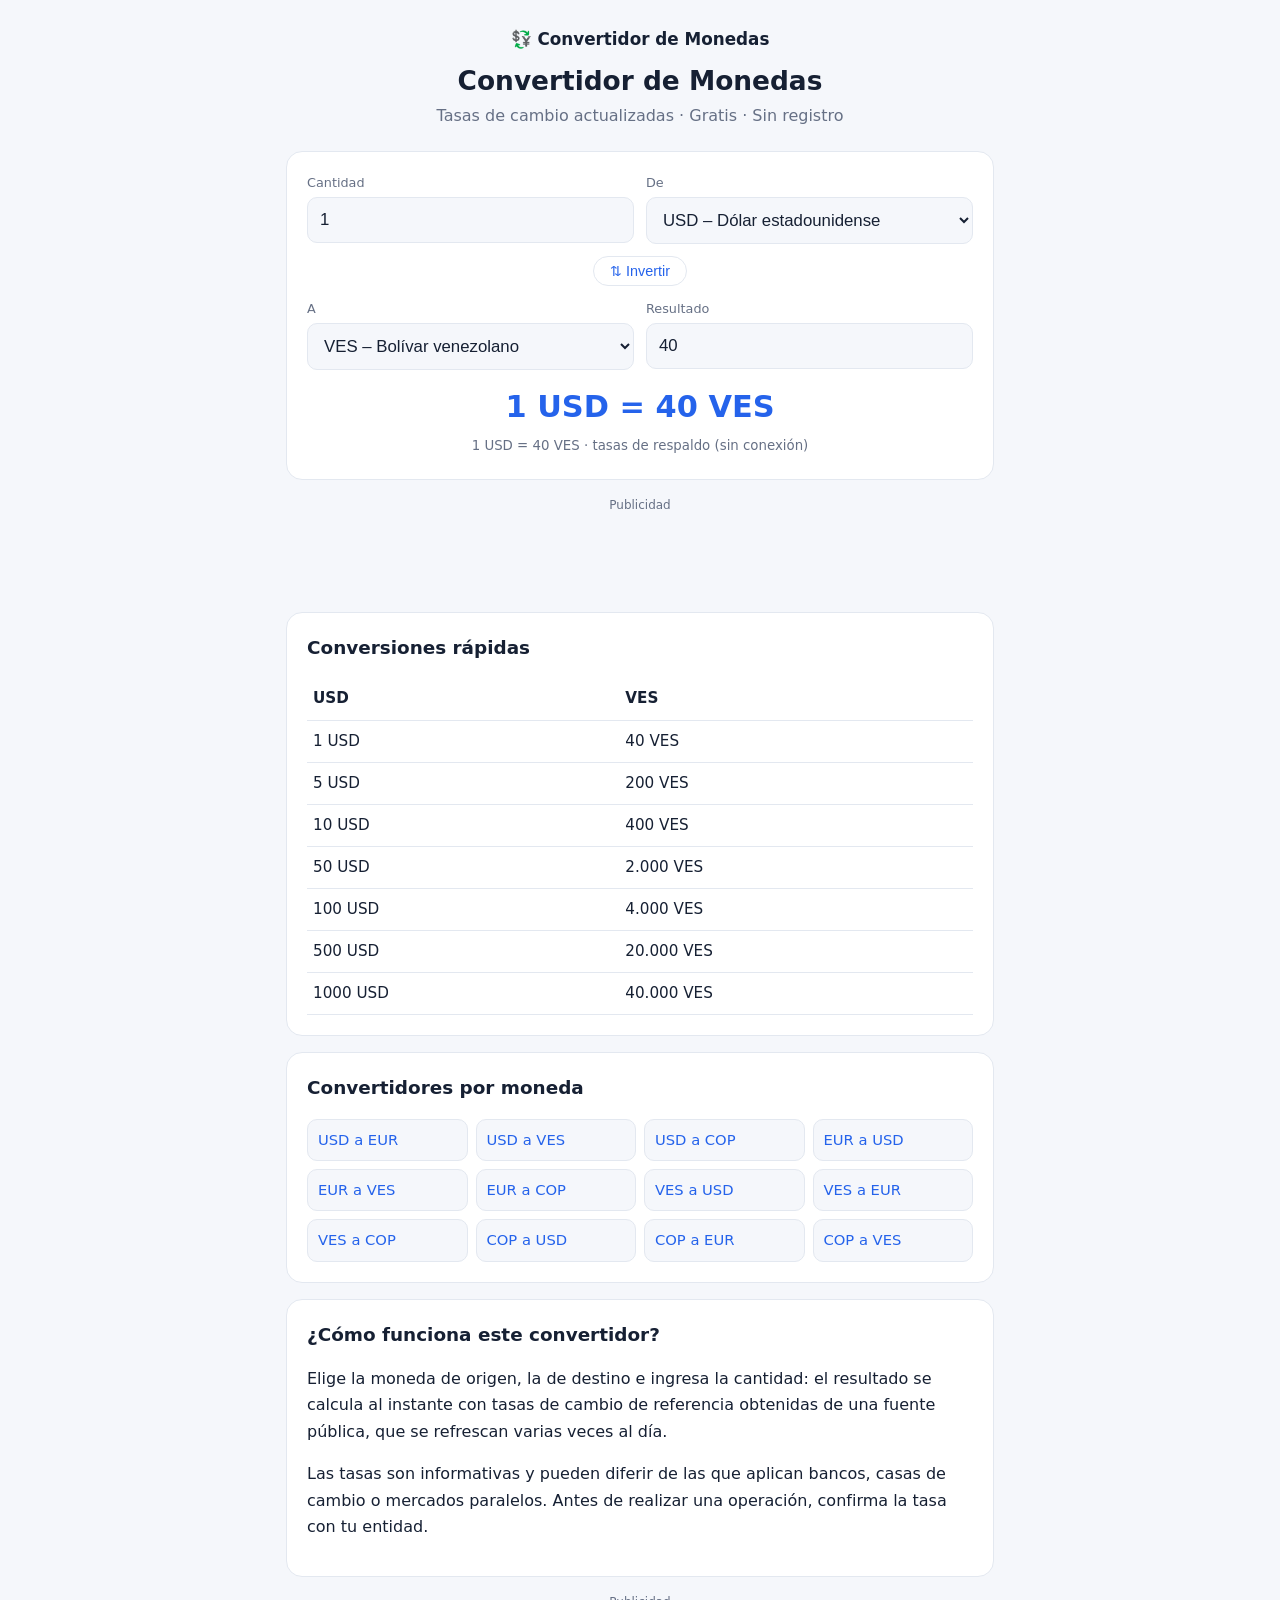
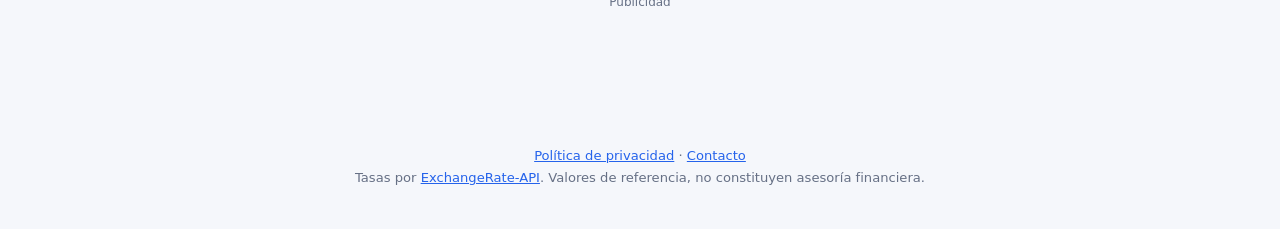
<file: index.html>
<!DOCTYPE html>
<html lang="es">
<head>
<meta charset="utf-8">
<meta name="viewport" content="width=device-width, initial-scale=1">
<title>Convertidor de Monedas en Tiempo Real | USD, EUR, VES, COP y más</title>
<meta name="description" content="Convierte dólares, euros, bolívares, pesos colombianos y más de 150 monedas con tasas de cambio actualizadas. Gratis y sin registro.">
<link rel="canonical" href="https://henryresplandor08-cyber.github.io/calculadora-divisas/">
<link rel="stylesheet" href="style.css">

<!-- ADSENSE: descomenta y reemplaza ca-pub-XXXXXXXXXXXXXXXX por tu ID cuando te aprueben
<script async src="https://pagead2.googlesyndication.com/pagead/js/adsbygoogle.js?client=ca-pub-XXXXXXXXXXXXXXXX" crossorigin="anonymous"></script>
-->
</head>
<body>
<header>
  <a class="logo" href="./">💱 Convertidor de Monedas</a>
  <h1>Convertidor de Monedas</h1>
  <p>Tasas de cambio actualizadas · Gratis · Sin registro</p>
</header>
<main>
  <div class="card">
    <div class="row">
      <div><label for="amt">Cantidad</label><input id="amt" type="number" inputmode="decimal" value="1" min="0" step="any"></div>
      <div><label for="from">De</label><select id="from"></select></div>
    </div>
    <button class="swap" id="swap" type="button">⇅ Invertir</button>
    <div class="row">
      <div><label for="to">A</label><select id="to"></select></div>
      <div><label>Resultado</label><input id="out" readonly></div>
    </div>
    <div class="result">
      <div class="big" id="big">—</div>
      <small id="meta">Cargando tasas…</small>
    </div>
  </div>
  <div class="ad">
    <!-- Pega aquí tu bloque de AdSense cuando te aprueben:
    <ins class="adsbygoogle" style="display:block" data-ad-client="ca-pub-XXXXXXXXXXXXXXXX" data-ad-slot="XXXXXXXXXX" data-ad-format="auto" data-full-width-responsive="true"></ins>
    <script>(adsbygoogle=window.adsbygoogle||[]).push({});</script> -->
    Publicidad
  </div>
  <div class="card">
    <h2>Conversiones rápidas</h2>
    <table id="quick"></table>
  </div>
  <div class="card">
    <h2>Convertidores por moneda</h2>
    <div class="links"><a href="usd-a-eur/">USD a EUR</a><a href="usd-a-ves/">USD a VES</a><a href="usd-a-cop/">USD a COP</a><a href="eur-a-usd/">EUR a USD</a><a href="eur-a-ves/">EUR a VES</a><a href="eur-a-cop/">EUR a COP</a><a href="ves-a-usd/">VES a USD</a><a href="ves-a-eur/">VES a EUR</a><a href="ves-a-cop/">VES a COP</a><a href="cop-a-usd/">COP a USD</a><a href="cop-a-eur/">COP a EUR</a><a href="cop-a-ves/">COP a VES</a></div>
  </div>
  <div class="card">
    <h2>¿Cómo funciona este convertidor?</h2>
    <p>Elige la moneda de origen, la de destino e ingresa la cantidad: el resultado se calcula al instante con tasas de cambio de referencia obtenidas de una fuente pública, que se refrescan varias veces al día.</p>
    <p>Las tasas son informativas y pueden diferir de las que aplican bancos, casas de cambio o mercados paralelos. Antes de realizar una operación, confirma la tasa con tu entidad.</p>
  </div>
  <div class="ad">
    <!-- Pega aquí tu bloque de AdSense cuando te aprueben:
    <ins class="adsbygoogle" style="display:block" data-ad-client="ca-pub-XXXXXXXXXXXXXXXX" data-ad-slot="XXXXXXXXXX" data-ad-format="auto" data-full-width-responsive="true"></ins>
    <script>(adsbygoogle=window.adsbygoogle||[]).push({});</script> -->
    Publicidad
  </div>

</main>
<footer>
  <a href="privacidad/">Política de privacidad</a> ·
  <a href="mailto:henryresplandor08@gmail.com">Contacto</a><br>
  Tasas por <a href="https://www.exchangerate-api.com" rel="noopener">ExchangeRate-API</a>. Valores de referencia, no constituyen asesoría financiera.
</footer>
<script>window.DEF={from:"USD",to:"VES"};</script>
<script src="app.js"></script>
</body>
</html>
</file>
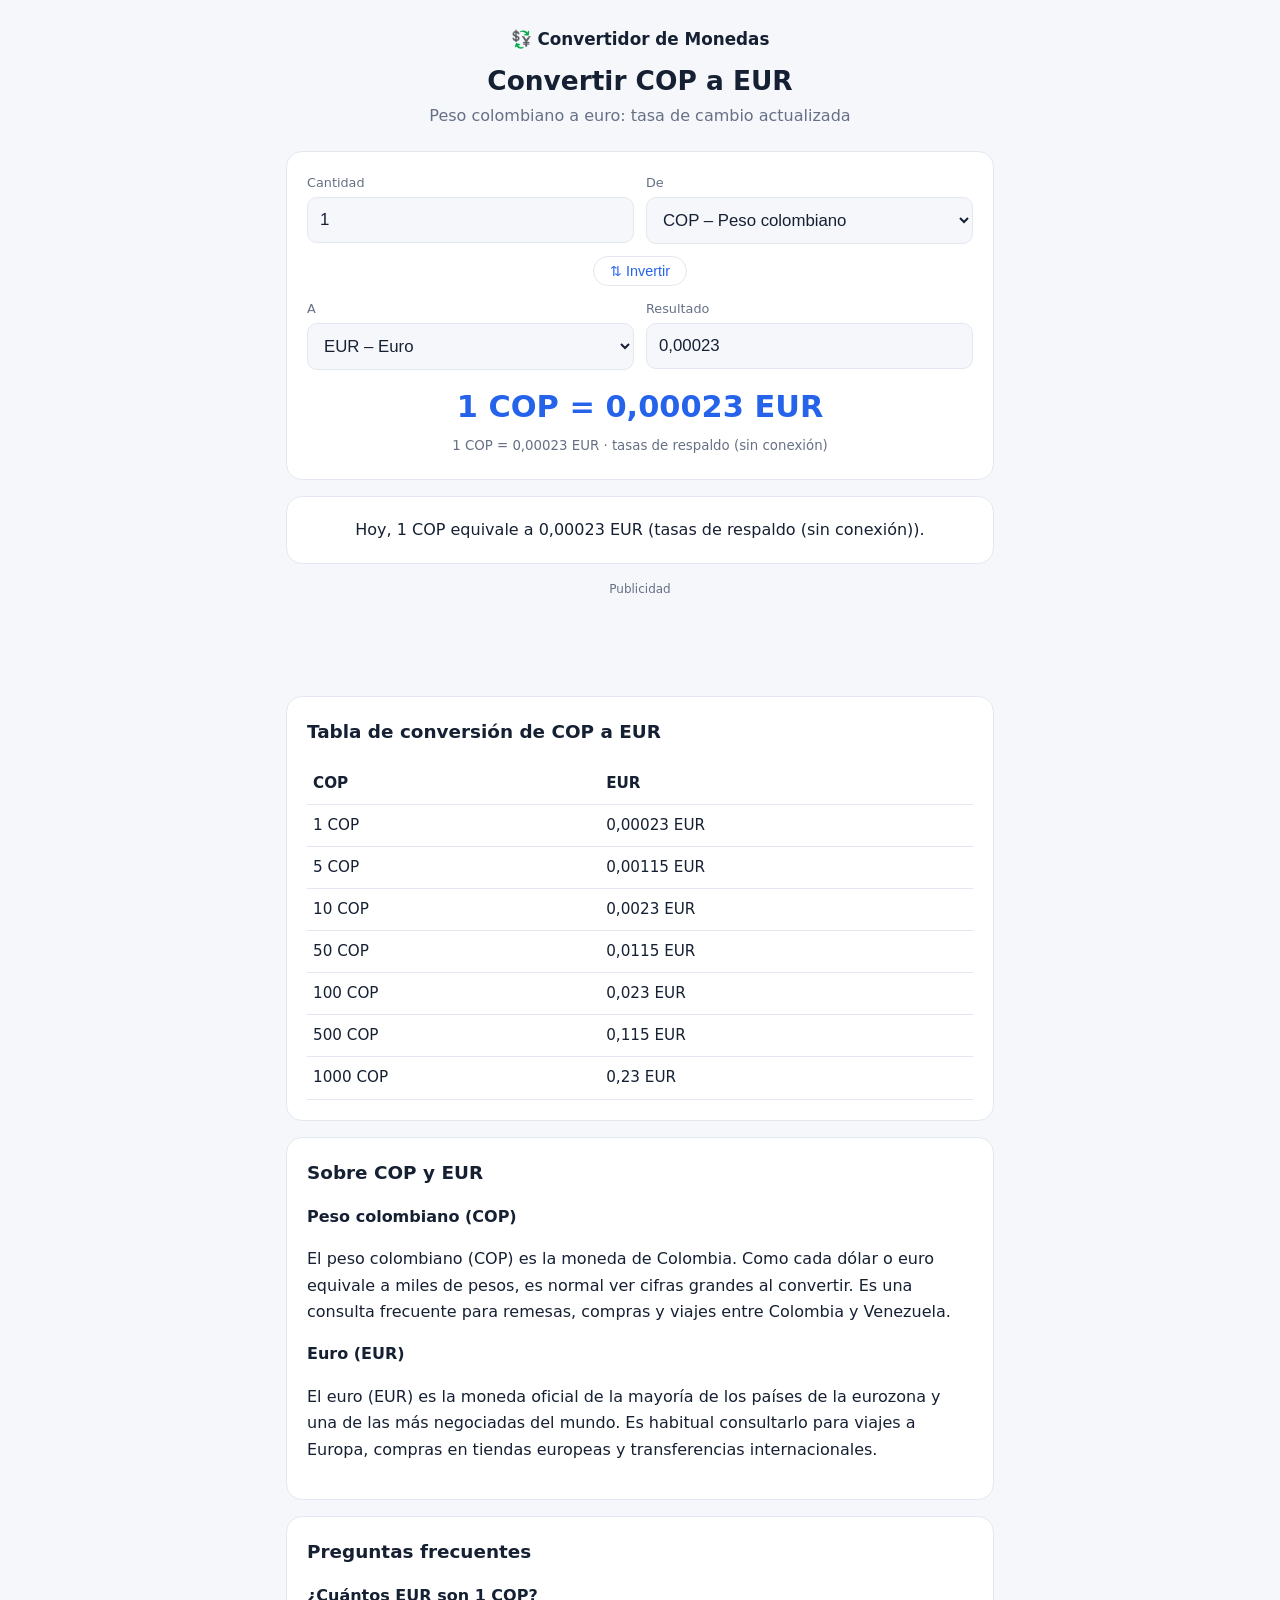
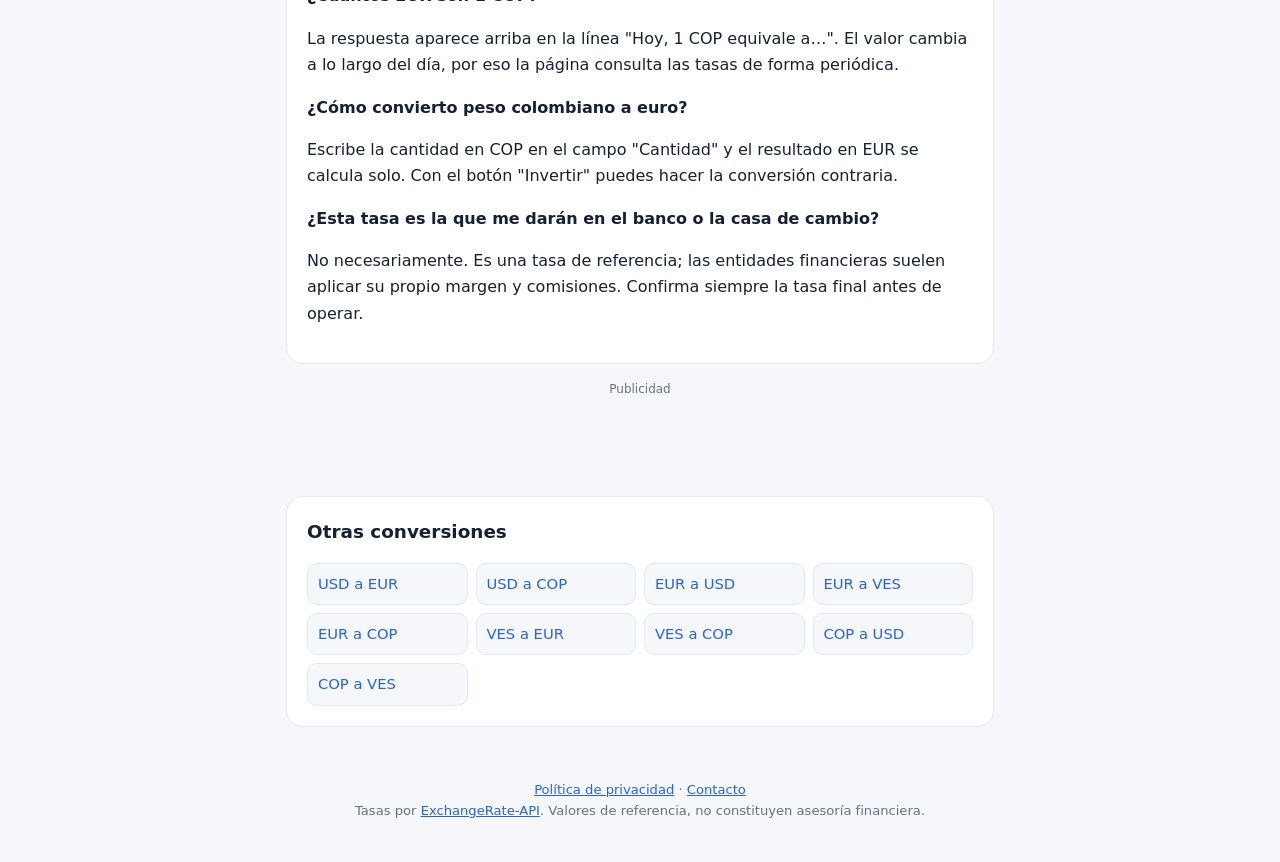
<file: cop-a-eur/index.html>
<!DOCTYPE html>
<html lang="es">
<head>
<meta charset="utf-8">
<meta name="viewport" content="width=device-width, initial-scale=1">
<title>COP a EUR hoy: convertir peso colombiano a euro</title>
<meta name="description" content="Convierte COP a EUR con la tasa de cambio actualizada. Calculadora gratis de peso colombiano a euro, tabla de conversión y preguntas frecuentes.">
<link rel="canonical" href="https://henryresplandor08-cyber.github.io/calculadora-divisas/cop-a-eur/">
<link rel="stylesheet" href="../style.css">

<!-- ADSENSE: descomenta y reemplaza ca-pub-XXXXXXXXXXXXXXXX por tu ID cuando te aprueben
<script async src="https://pagead2.googlesyndication.com/pagead/js/adsbygoogle.js?client=ca-pub-XXXXXXXXXXXXXXXX" crossorigin="anonymous"></script>
-->
</head>
<body>
<header>
  <a class="logo" href="../">💱 Convertidor de Monedas</a>
  <h1>Convertir COP a EUR</h1>
  <p>Peso colombiano a euro: tasa de cambio actualizada</p>
</header>
<main>
  <div class="card">
    <div class="row">
      <div><label for="amt">Cantidad</label><input id="amt" type="number" inputmode="decimal" value="1" min="0" step="any"></div>
      <div><label for="from">De</label><select id="from"></select></div>
    </div>
    <button class="swap" id="swap" type="button">⇅ Invertir</button>
    <div class="row">
      <div><label for="to">A</label><select id="to"></select></div>
      <div><label>Resultado</label><input id="out" readonly></div>
    </div>
    <div class="result">
      <div class="big" id="big">—</div>
      <small id="meta">Cargando tasas…</small>
    </div>
  </div>
  <div class="card"><p id="hoy" style="margin:0;text-align:center">Cargando tasa…</p></div>
  <div class="ad">
    <!-- Pega aquí tu bloque de AdSense cuando te aprueben:
    <ins class="adsbygoogle" style="display:block" data-ad-client="ca-pub-XXXXXXXXXXXXXXXX" data-ad-slot="XXXXXXXXXX" data-ad-format="auto" data-full-width-responsive="true"></ins>
    <script>(adsbygoogle=window.adsbygoogle||[]).push({});</script> -->
    Publicidad
  </div>
  <div class="card">
    <h2>Tabla de conversión de COP a EUR</h2>
    <table id="quick"></table>
  </div>
  <div class="card">
    <h2>Sobre COP y EUR</h2>
    <h3>Peso colombiano (COP)</h3>
    <p>El peso colombiano (COP) es la moneda de Colombia. Como cada dólar o euro equivale a miles de pesos, es normal ver cifras grandes al convertir. Es una consulta frecuente para remesas, compras y viajes entre Colombia y Venezuela.</p>
    <h3>Euro (EUR)</h3>
    <p>El euro (EUR) es la moneda oficial de la mayoría de los países de la eurozona y una de las más negociadas del mundo. Es habitual consultarlo para viajes a Europa, compras en tiendas europeas y transferencias internacionales.</p>
  </div>
  <div class="card">
    <h2>Preguntas frecuentes</h2>
    <h3>¿Cuántos EUR son 1 COP?</h3>
    <p>La respuesta aparece arriba en la línea "Hoy, 1 COP equivale a…". El valor cambia a lo largo del día, por eso la página consulta las tasas de forma periódica.</p>
    <h3>¿Cómo convierto peso colombiano a euro?</h3>
    <p>Escribe la cantidad en COP en el campo "Cantidad" y el resultado en EUR se calcula solo. Con el botón "Invertir" puedes hacer la conversión contraria.</p>
    <h3>¿Esta tasa es la que me darán en el banco o la casa de cambio?</h3>
    <p>No necesariamente. Es una tasa de referencia; las entidades financieras suelen aplicar su propio margen y comisiones. Confirma siempre la tasa final antes de operar.</p>
  </div>
  <div class="ad">
    <!-- Pega aquí tu bloque de AdSense cuando te aprueben:
    <ins class="adsbygoogle" style="display:block" data-ad-client="ca-pub-XXXXXXXXXXXXXXXX" data-ad-slot="XXXXXXXXXX" data-ad-format="auto" data-full-width-responsive="true"></ins>
    <script>(adsbygoogle=window.adsbygoogle||[]).push({});</script> -->
    Publicidad
  </div>
  <div class="card">
    <h2>Otras conversiones</h2>
    <div class="links"><a href="../usd-a-eur/">USD a EUR</a><a href="../usd-a-cop/">USD a COP</a><a href="../eur-a-usd/">EUR a USD</a><a href="../eur-a-ves/">EUR a VES</a><a href="../eur-a-cop/">EUR a COP</a><a href="../ves-a-eur/">VES a EUR</a><a href="../ves-a-cop/">VES a COP</a><a href="../cop-a-usd/">COP a USD</a><a href="../cop-a-ves/">COP a VES</a></div>
  </div>

</main>
<footer>
  <a href="../privacidad/">Política de privacidad</a> ·
  <a href="mailto:henryresplandor08@gmail.com">Contacto</a><br>
  Tasas por <a href="https://www.exchangerate-api.com" rel="noopener">ExchangeRate-API</a>. Valores de referencia, no constituyen asesoría financiera.
</footer>
<script>window.DEF={from:"COP",to:"EUR"};</script>
<script src="../app.js"></script>
</body>
</html>
</file>
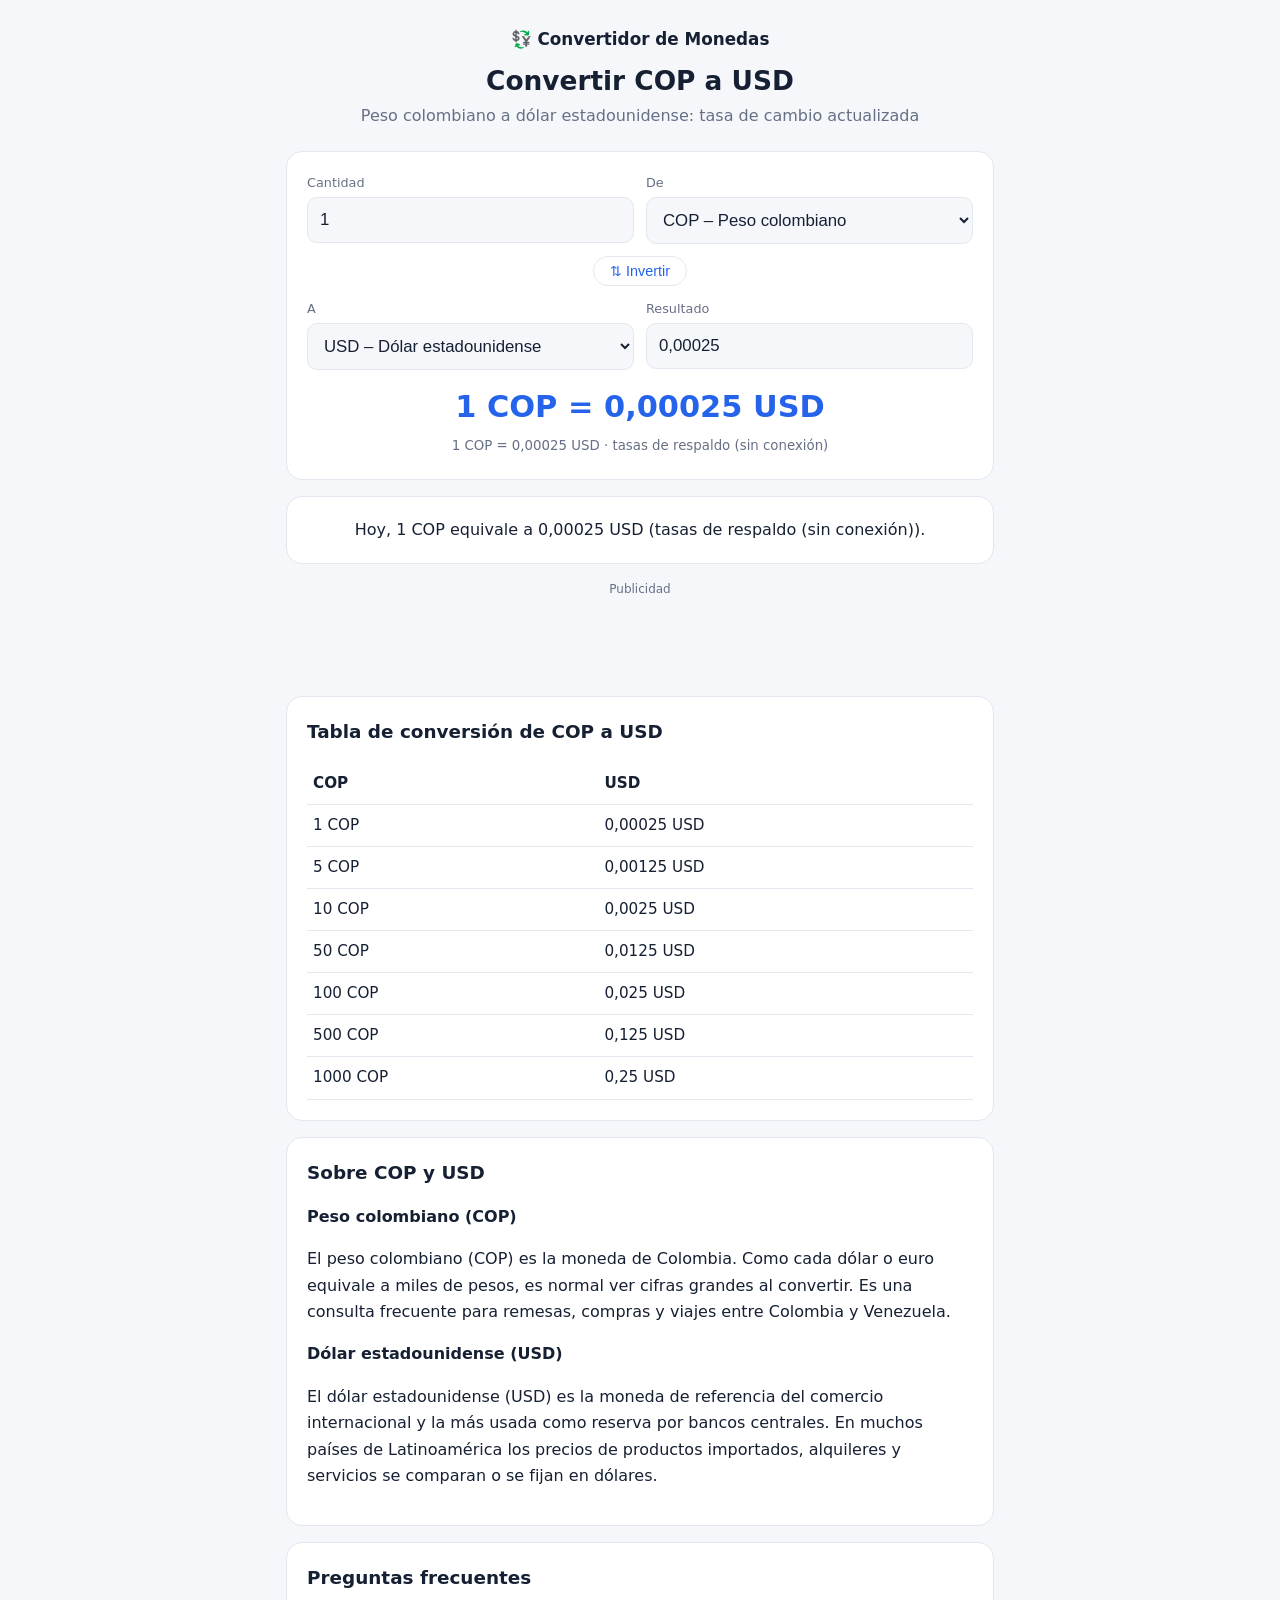
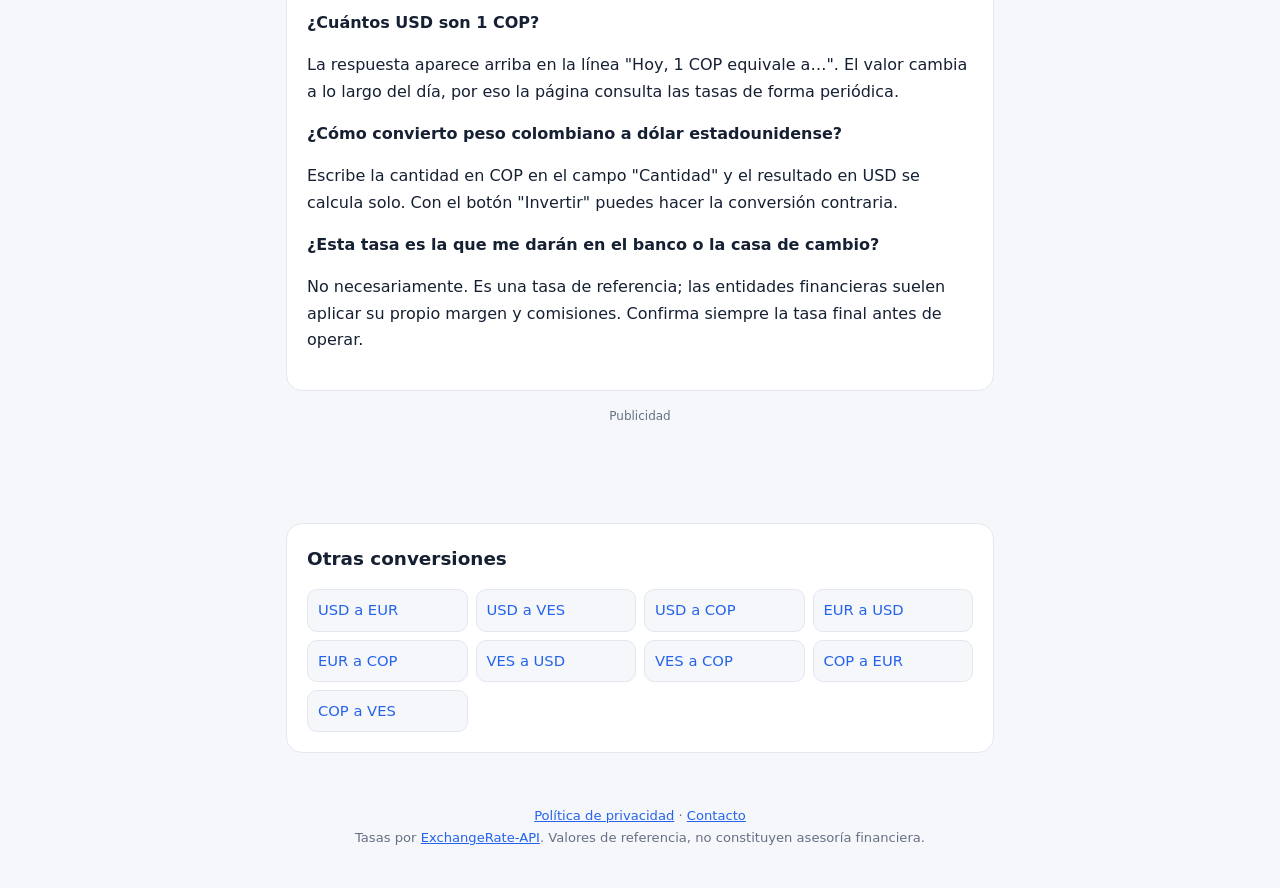
<file: cop-a-usd/index.html>
<!DOCTYPE html>
<html lang="es">
<head>
<meta charset="utf-8">
<meta name="viewport" content="width=device-width, initial-scale=1">
<title>COP a USD hoy: convertir peso colombiano a dólar estadounidense</title>
<meta name="description" content="Convierte COP a USD con la tasa de cambio actualizada. Calculadora gratis de peso colombiano a dólar estadounidense, tabla de conversión y preguntas frecuentes.">
<link rel="canonical" href="https://henryresplandor08-cyber.github.io/calculadora-divisas/cop-a-usd/">
<link rel="stylesheet" href="../style.css">

<!-- ADSENSE: descomenta y reemplaza ca-pub-XXXXXXXXXXXXXXXX por tu ID cuando te aprueben
<script async src="https://pagead2.googlesyndication.com/pagead/js/adsbygoogle.js?client=ca-pub-XXXXXXXXXXXXXXXX" crossorigin="anonymous"></script>
-->
</head>
<body>
<header>
  <a class="logo" href="../">💱 Convertidor de Monedas</a>
  <h1>Convertir COP a USD</h1>
  <p>Peso colombiano a dólar estadounidense: tasa de cambio actualizada</p>
</header>
<main>
  <div class="card">
    <div class="row">
      <div><label for="amt">Cantidad</label><input id="amt" type="number" inputmode="decimal" value="1" min="0" step="any"></div>
      <div><label for="from">De</label><select id="from"></select></div>
    </div>
    <button class="swap" id="swap" type="button">⇅ Invertir</button>
    <div class="row">
      <div><label for="to">A</label><select id="to"></select></div>
      <div><label>Resultado</label><input id="out" readonly></div>
    </div>
    <div class="result">
      <div class="big" id="big">—</div>
      <small id="meta">Cargando tasas…</small>
    </div>
  </div>
  <div class="card"><p id="hoy" style="margin:0;text-align:center">Cargando tasa…</p></div>
  <div class="ad">
    <!-- Pega aquí tu bloque de AdSense cuando te aprueben:
    <ins class="adsbygoogle" style="display:block" data-ad-client="ca-pub-XXXXXXXXXXXXXXXX" data-ad-slot="XXXXXXXXXX" data-ad-format="auto" data-full-width-responsive="true"></ins>
    <script>(adsbygoogle=window.adsbygoogle||[]).push({});</script> -->
    Publicidad
  </div>
  <div class="card">
    <h2>Tabla de conversión de COP a USD</h2>
    <table id="quick"></table>
  </div>
  <div class="card">
    <h2>Sobre COP y USD</h2>
    <h3>Peso colombiano (COP)</h3>
    <p>El peso colombiano (COP) es la moneda de Colombia. Como cada dólar o euro equivale a miles de pesos, es normal ver cifras grandes al convertir. Es una consulta frecuente para remesas, compras y viajes entre Colombia y Venezuela.</p>
    <h3>Dólar estadounidense (USD)</h3>
    <p>El dólar estadounidense (USD) es la moneda de referencia del comercio internacional y la más usada como reserva por bancos centrales. En muchos países de Latinoamérica los precios de productos importados, alquileres y servicios se comparan o se fijan en dólares.</p>
  </div>
  <div class="card">
    <h2>Preguntas frecuentes</h2>
    <h3>¿Cuántos USD son 1 COP?</h3>
    <p>La respuesta aparece arriba en la línea "Hoy, 1 COP equivale a…". El valor cambia a lo largo del día, por eso la página consulta las tasas de forma periódica.</p>
    <h3>¿Cómo convierto peso colombiano a dólar estadounidense?</h3>
    <p>Escribe la cantidad en COP en el campo "Cantidad" y el resultado en USD se calcula solo. Con el botón "Invertir" puedes hacer la conversión contraria.</p>
    <h3>¿Esta tasa es la que me darán en el banco o la casa de cambio?</h3>
    <p>No necesariamente. Es una tasa de referencia; las entidades financieras suelen aplicar su propio margen y comisiones. Confirma siempre la tasa final antes de operar.</p>
  </div>
  <div class="ad">
    <!-- Pega aquí tu bloque de AdSense cuando te aprueben:
    <ins class="adsbygoogle" style="display:block" data-ad-client="ca-pub-XXXXXXXXXXXXXXXX" data-ad-slot="XXXXXXXXXX" data-ad-format="auto" data-full-width-responsive="true"></ins>
    <script>(adsbygoogle=window.adsbygoogle||[]).push({});</script> -->
    Publicidad
  </div>
  <div class="card">
    <h2>Otras conversiones</h2>
    <div class="links"><a href="../usd-a-eur/">USD a EUR</a><a href="../usd-a-ves/">USD a VES</a><a href="../usd-a-cop/">USD a COP</a><a href="../eur-a-usd/">EUR a USD</a><a href="../eur-a-cop/">EUR a COP</a><a href="../ves-a-usd/">VES a USD</a><a href="../ves-a-cop/">VES a COP</a><a href="../cop-a-eur/">COP a EUR</a><a href="../cop-a-ves/">COP a VES</a></div>
  </div>

</main>
<footer>
  <a href="../privacidad/">Política de privacidad</a> ·
  <a href="mailto:henryresplandor08@gmail.com">Contacto</a><br>
  Tasas por <a href="https://www.exchangerate-api.com" rel="noopener">ExchangeRate-API</a>. Valores de referencia, no constituyen asesoría financiera.
</footer>
<script>window.DEF={from:"COP",to:"USD"};</script>
<script src="../app.js"></script>
</body>
</html>
</file>
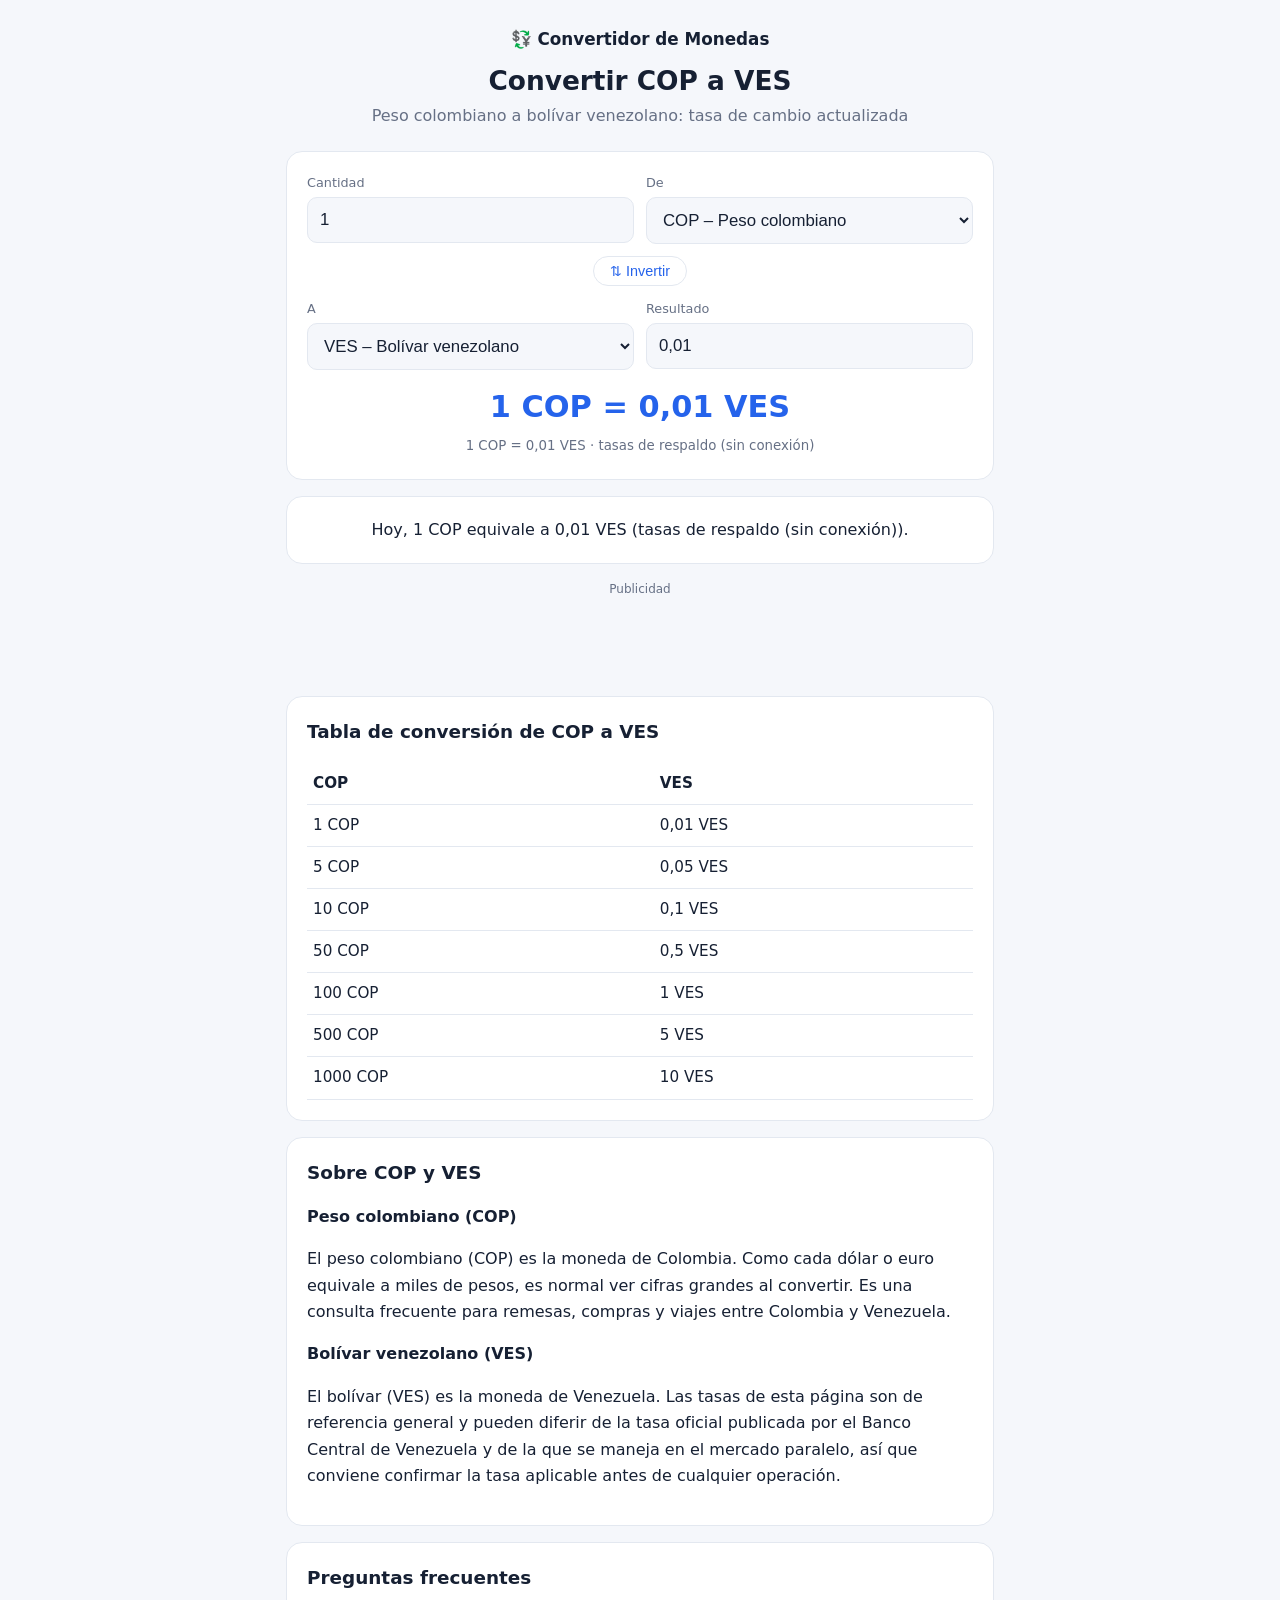
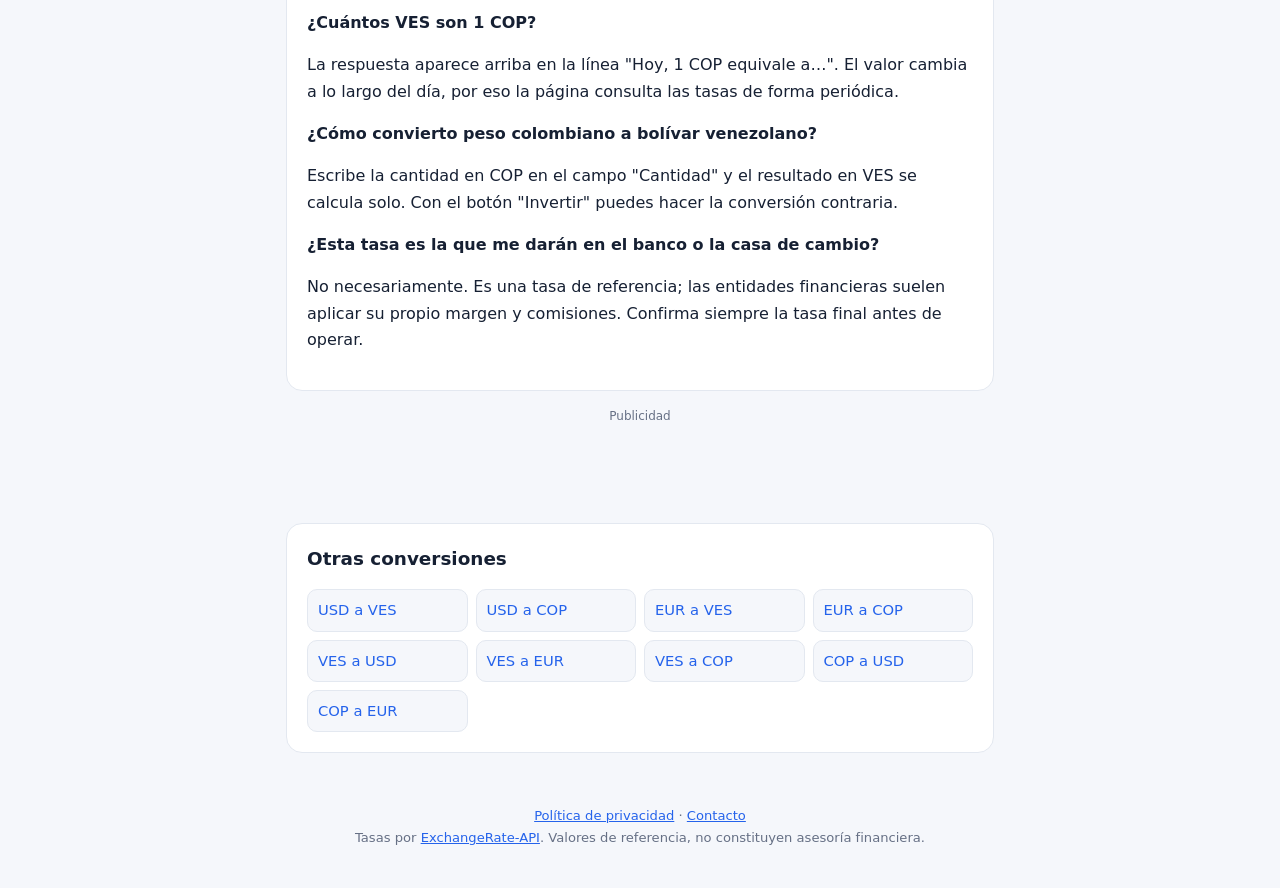
<file: cop-a-ves/index.html>
<!DOCTYPE html>
<html lang="es">
<head>
<meta charset="utf-8">
<meta name="viewport" content="width=device-width, initial-scale=1">
<title>COP a VES hoy: convertir peso colombiano a bolívar venezolano</title>
<meta name="description" content="Convierte COP a VES con la tasa de cambio actualizada. Calculadora gratis de peso colombiano a bolívar venezolano, tabla de conversión y preguntas frecuentes.">
<link rel="canonical" href="https://henryresplandor08-cyber.github.io/calculadora-divisas/cop-a-ves/">
<link rel="stylesheet" href="../style.css">

<!-- ADSENSE: descomenta y reemplaza ca-pub-XXXXXXXXXXXXXXXX por tu ID cuando te aprueben
<script async src="https://pagead2.googlesyndication.com/pagead/js/adsbygoogle.js?client=ca-pub-XXXXXXXXXXXXXXXX" crossorigin="anonymous"></script>
-->
</head>
<body>
<header>
  <a class="logo" href="../">💱 Convertidor de Monedas</a>
  <h1>Convertir COP a VES</h1>
  <p>Peso colombiano a bolívar venezolano: tasa de cambio actualizada</p>
</header>
<main>
  <div class="card">
    <div class="row">
      <div><label for="amt">Cantidad</label><input id="amt" type="number" inputmode="decimal" value="1" min="0" step="any"></div>
      <div><label for="from">De</label><select id="from"></select></div>
    </div>
    <button class="swap" id="swap" type="button">⇅ Invertir</button>
    <div class="row">
      <div><label for="to">A</label><select id="to"></select></div>
      <div><label>Resultado</label><input id="out" readonly></div>
    </div>
    <div class="result">
      <div class="big" id="big">—</div>
      <small id="meta">Cargando tasas…</small>
    </div>
  </div>
  <div class="card"><p id="hoy" style="margin:0;text-align:center">Cargando tasa…</p></div>
  <div class="ad">
    <!-- Pega aquí tu bloque de AdSense cuando te aprueben:
    <ins class="adsbygoogle" style="display:block" data-ad-client="ca-pub-XXXXXXXXXXXXXXXX" data-ad-slot="XXXXXXXXXX" data-ad-format="auto" data-full-width-responsive="true"></ins>
    <script>(adsbygoogle=window.adsbygoogle||[]).push({});</script> -->
    Publicidad
  </div>
  <div class="card">
    <h2>Tabla de conversión de COP a VES</h2>
    <table id="quick"></table>
  </div>
  <div class="card">
    <h2>Sobre COP y VES</h2>
    <h3>Peso colombiano (COP)</h3>
    <p>El peso colombiano (COP) es la moneda de Colombia. Como cada dólar o euro equivale a miles de pesos, es normal ver cifras grandes al convertir. Es una consulta frecuente para remesas, compras y viajes entre Colombia y Venezuela.</p>
    <h3>Bolívar venezolano (VES)</h3>
    <p>El bolívar (VES) es la moneda de Venezuela. Las tasas de esta página son de referencia general y pueden diferir de la tasa oficial publicada por el Banco Central de Venezuela y de la que se maneja en el mercado paralelo, así que conviene confirmar la tasa aplicable antes de cualquier operación.</p>
  </div>
  <div class="card">
    <h2>Preguntas frecuentes</h2>
    <h3>¿Cuántos VES son 1 COP?</h3>
    <p>La respuesta aparece arriba en la línea "Hoy, 1 COP equivale a…". El valor cambia a lo largo del día, por eso la página consulta las tasas de forma periódica.</p>
    <h3>¿Cómo convierto peso colombiano a bolívar venezolano?</h3>
    <p>Escribe la cantidad en COP en el campo "Cantidad" y el resultado en VES se calcula solo. Con el botón "Invertir" puedes hacer la conversión contraria.</p>
    <h3>¿Esta tasa es la que me darán en el banco o la casa de cambio?</h3>
    <p>No necesariamente. Es una tasa de referencia; las entidades financieras suelen aplicar su propio margen y comisiones. Confirma siempre la tasa final antes de operar.</p>
  </div>
  <div class="ad">
    <!-- Pega aquí tu bloque de AdSense cuando te aprueben:
    <ins class="adsbygoogle" style="display:block" data-ad-client="ca-pub-XXXXXXXXXXXXXXXX" data-ad-slot="XXXXXXXXXX" data-ad-format="auto" data-full-width-responsive="true"></ins>
    <script>(adsbygoogle=window.adsbygoogle||[]).push({});</script> -->
    Publicidad
  </div>
  <div class="card">
    <h2>Otras conversiones</h2>
    <div class="links"><a href="../usd-a-ves/">USD a VES</a><a href="../usd-a-cop/">USD a COP</a><a href="../eur-a-ves/">EUR a VES</a><a href="../eur-a-cop/">EUR a COP</a><a href="../ves-a-usd/">VES a USD</a><a href="../ves-a-eur/">VES a EUR</a><a href="../ves-a-cop/">VES a COP</a><a href="../cop-a-usd/">COP a USD</a><a href="../cop-a-eur/">COP a EUR</a></div>
  </div>

</main>
<footer>
  <a href="../privacidad/">Política de privacidad</a> ·
  <a href="mailto:henryresplandor08@gmail.com">Contacto</a><br>
  Tasas por <a href="https://www.exchangerate-api.com" rel="noopener">ExchangeRate-API</a>. Valores de referencia, no constituyen asesoría financiera.
</footer>
<script>window.DEF={from:"COP",to:"VES"};</script>
<script src="../app.js"></script>
</body>
</html>
</file>
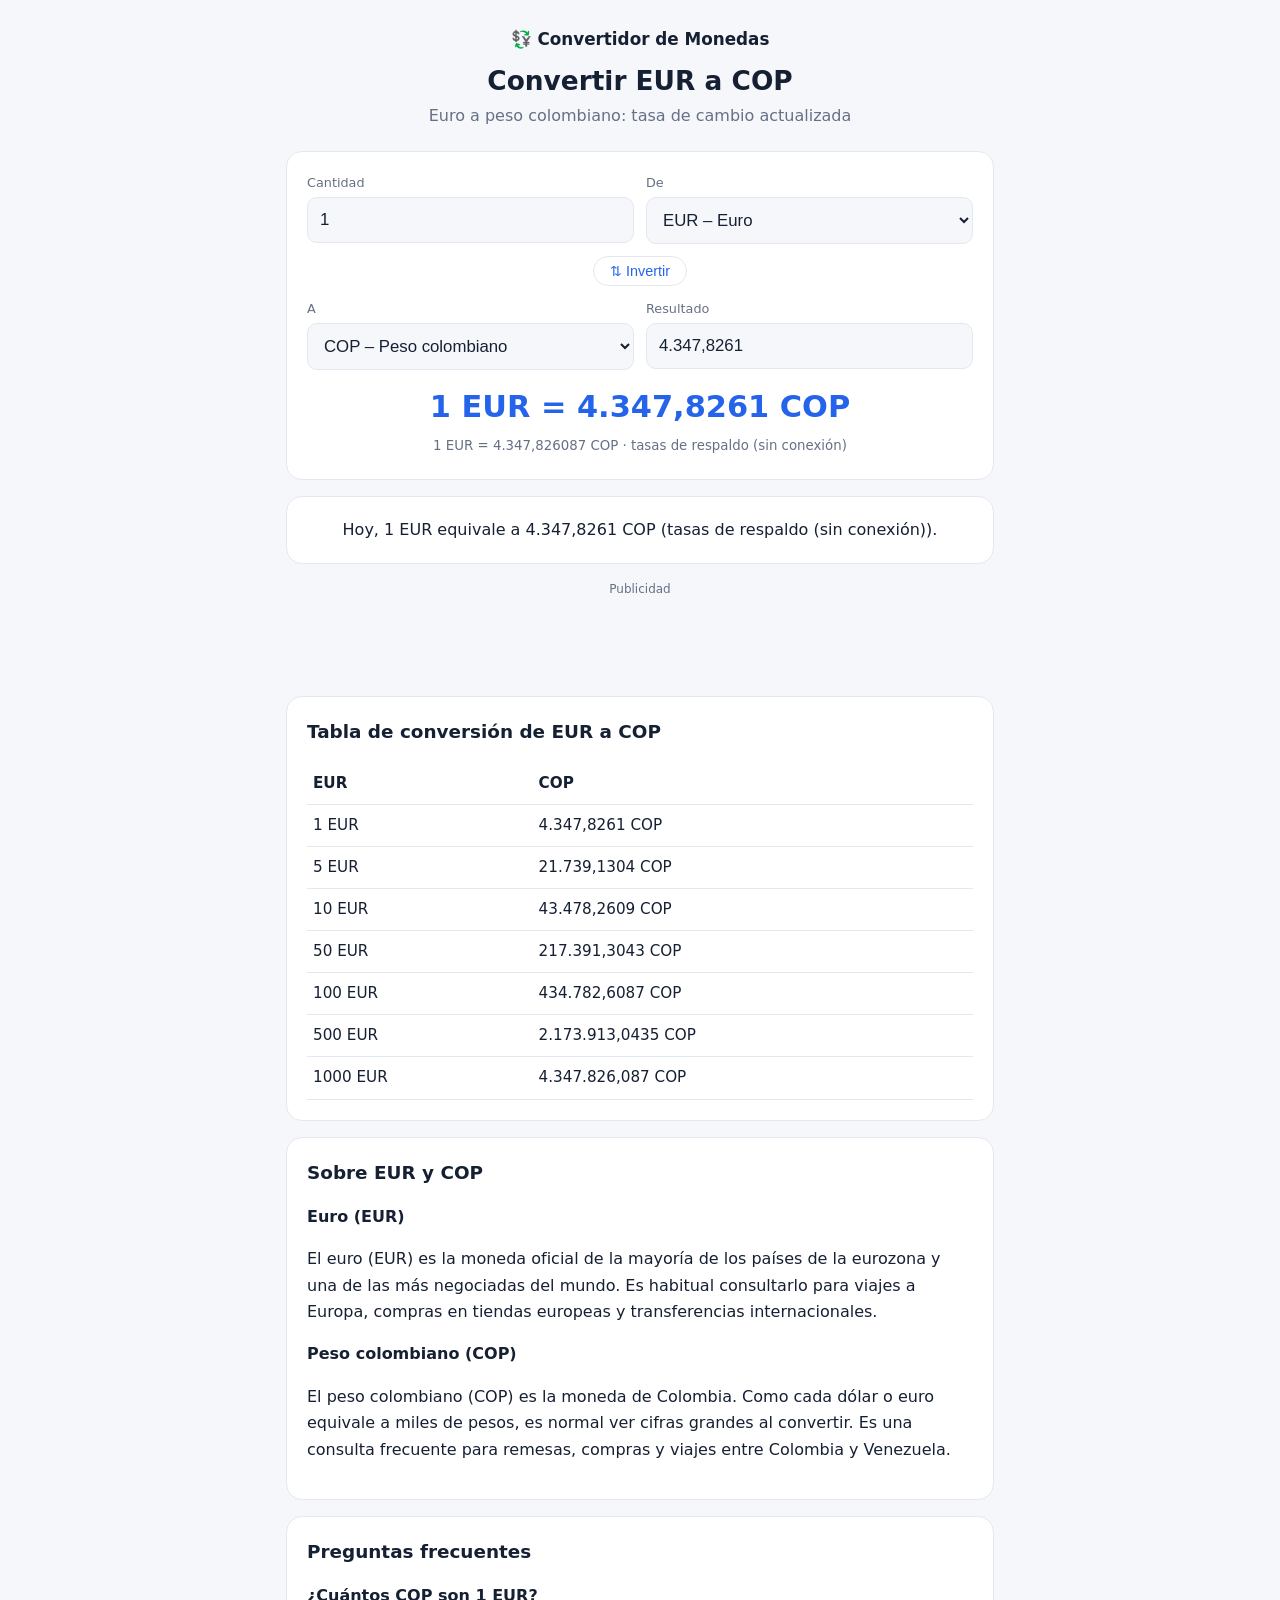
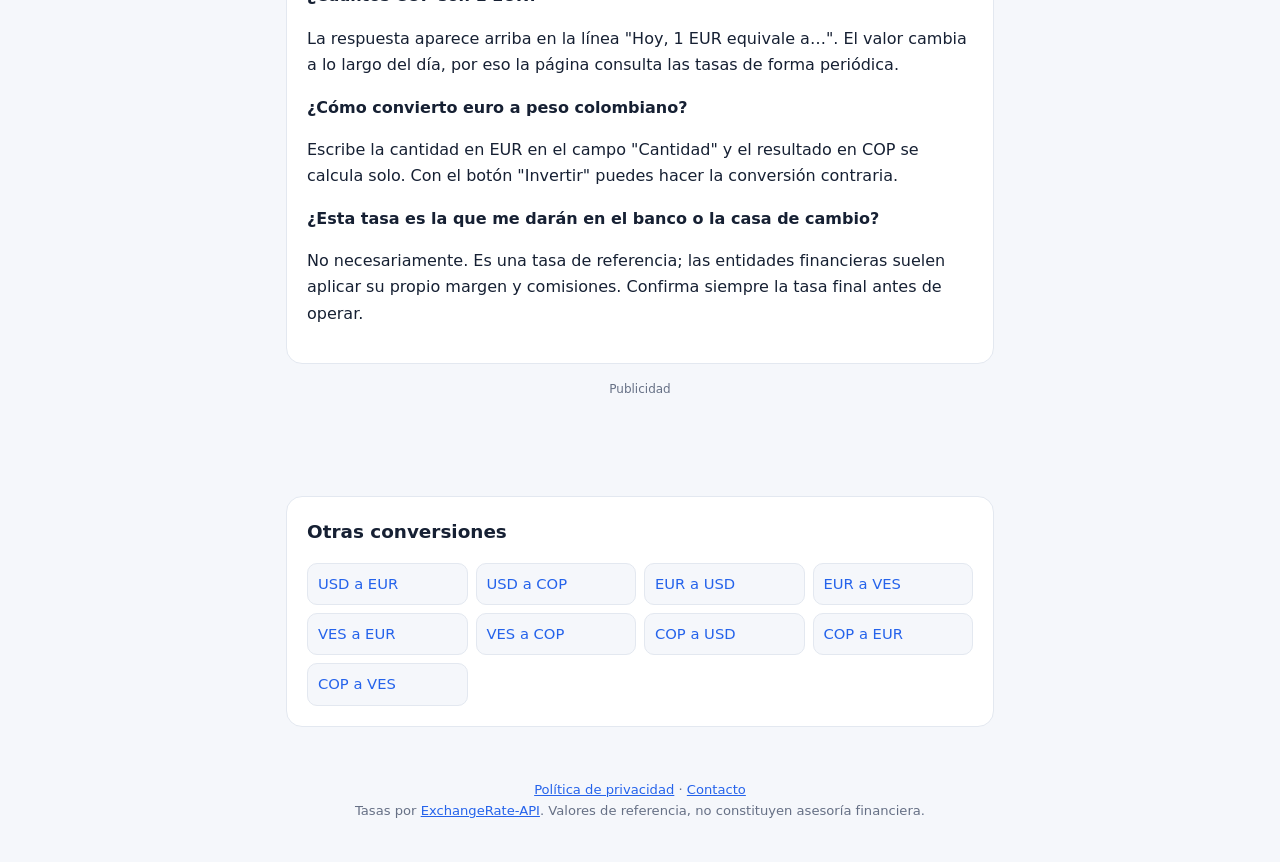
<file: eur-a-cop/index.html>
<!DOCTYPE html>
<html lang="es">
<head>
<meta charset="utf-8">
<meta name="viewport" content="width=device-width, initial-scale=1">
<title>EUR a COP hoy: convertir euro a peso colombiano</title>
<meta name="description" content="Convierte EUR a COP con la tasa de cambio actualizada. Calculadora gratis de euro a peso colombiano, tabla de conversión y preguntas frecuentes.">
<link rel="canonical" href="https://henryresplandor08-cyber.github.io/calculadora-divisas/eur-a-cop/">
<link rel="stylesheet" href="../style.css">

<!-- ADSENSE: descomenta y reemplaza ca-pub-XXXXXXXXXXXXXXXX por tu ID cuando te aprueben
<script async src="https://pagead2.googlesyndication.com/pagead/js/adsbygoogle.js?client=ca-pub-XXXXXXXXXXXXXXXX" crossorigin="anonymous"></script>
-->
</head>
<body>
<header>
  <a class="logo" href="../">💱 Convertidor de Monedas</a>
  <h1>Convertir EUR a COP</h1>
  <p>Euro a peso colombiano: tasa de cambio actualizada</p>
</header>
<main>
  <div class="card">
    <div class="row">
      <div><label for="amt">Cantidad</label><input id="amt" type="number" inputmode="decimal" value="1" min="0" step="any"></div>
      <div><label for="from">De</label><select id="from"></select></div>
    </div>
    <button class="swap" id="swap" type="button">⇅ Invertir</button>
    <div class="row">
      <div><label for="to">A</label><select id="to"></select></div>
      <div><label>Resultado</label><input id="out" readonly></div>
    </div>
    <div class="result">
      <div class="big" id="big">—</div>
      <small id="meta">Cargando tasas…</small>
    </div>
  </div>
  <div class="card"><p id="hoy" style="margin:0;text-align:center">Cargando tasa…</p></div>
  <div class="ad">
    <!-- Pega aquí tu bloque de AdSense cuando te aprueben:
    <ins class="adsbygoogle" style="display:block" data-ad-client="ca-pub-XXXXXXXXXXXXXXXX" data-ad-slot="XXXXXXXXXX" data-ad-format="auto" data-full-width-responsive="true"></ins>
    <script>(adsbygoogle=window.adsbygoogle||[]).push({});</script> -->
    Publicidad
  </div>
  <div class="card">
    <h2>Tabla de conversión de EUR a COP</h2>
    <table id="quick"></table>
  </div>
  <div class="card">
    <h2>Sobre EUR y COP</h2>
    <h3>Euro (EUR)</h3>
    <p>El euro (EUR) es la moneda oficial de la mayoría de los países de la eurozona y una de las más negociadas del mundo. Es habitual consultarlo para viajes a Europa, compras en tiendas europeas y transferencias internacionales.</p>
    <h3>Peso colombiano (COP)</h3>
    <p>El peso colombiano (COP) es la moneda de Colombia. Como cada dólar o euro equivale a miles de pesos, es normal ver cifras grandes al convertir. Es una consulta frecuente para remesas, compras y viajes entre Colombia y Venezuela.</p>
  </div>
  <div class="card">
    <h2>Preguntas frecuentes</h2>
    <h3>¿Cuántos COP son 1 EUR?</h3>
    <p>La respuesta aparece arriba en la línea "Hoy, 1 EUR equivale a…". El valor cambia a lo largo del día, por eso la página consulta las tasas de forma periódica.</p>
    <h3>¿Cómo convierto euro a peso colombiano?</h3>
    <p>Escribe la cantidad en EUR en el campo "Cantidad" y el resultado en COP se calcula solo. Con el botón "Invertir" puedes hacer la conversión contraria.</p>
    <h3>¿Esta tasa es la que me darán en el banco o la casa de cambio?</h3>
    <p>No necesariamente. Es una tasa de referencia; las entidades financieras suelen aplicar su propio margen y comisiones. Confirma siempre la tasa final antes de operar.</p>
  </div>
  <div class="ad">
    <!-- Pega aquí tu bloque de AdSense cuando te aprueben:
    <ins class="adsbygoogle" style="display:block" data-ad-client="ca-pub-XXXXXXXXXXXXXXXX" data-ad-slot="XXXXXXXXXX" data-ad-format="auto" data-full-width-responsive="true"></ins>
    <script>(adsbygoogle=window.adsbygoogle||[]).push({});</script> -->
    Publicidad
  </div>
  <div class="card">
    <h2>Otras conversiones</h2>
    <div class="links"><a href="../usd-a-eur/">USD a EUR</a><a href="../usd-a-cop/">USD a COP</a><a href="../eur-a-usd/">EUR a USD</a><a href="../eur-a-ves/">EUR a VES</a><a href="../ves-a-eur/">VES a EUR</a><a href="../ves-a-cop/">VES a COP</a><a href="../cop-a-usd/">COP a USD</a><a href="../cop-a-eur/">COP a EUR</a><a href="../cop-a-ves/">COP a VES</a></div>
  </div>

</main>
<footer>
  <a href="../privacidad/">Política de privacidad</a> ·
  <a href="mailto:henryresplandor08@gmail.com">Contacto</a><br>
  Tasas por <a href="https://www.exchangerate-api.com" rel="noopener">ExchangeRate-API</a>. Valores de referencia, no constituyen asesoría financiera.
</footer>
<script>window.DEF={from:"EUR",to:"COP"};</script>
<script src="../app.js"></script>
</body>
</html>
</file>
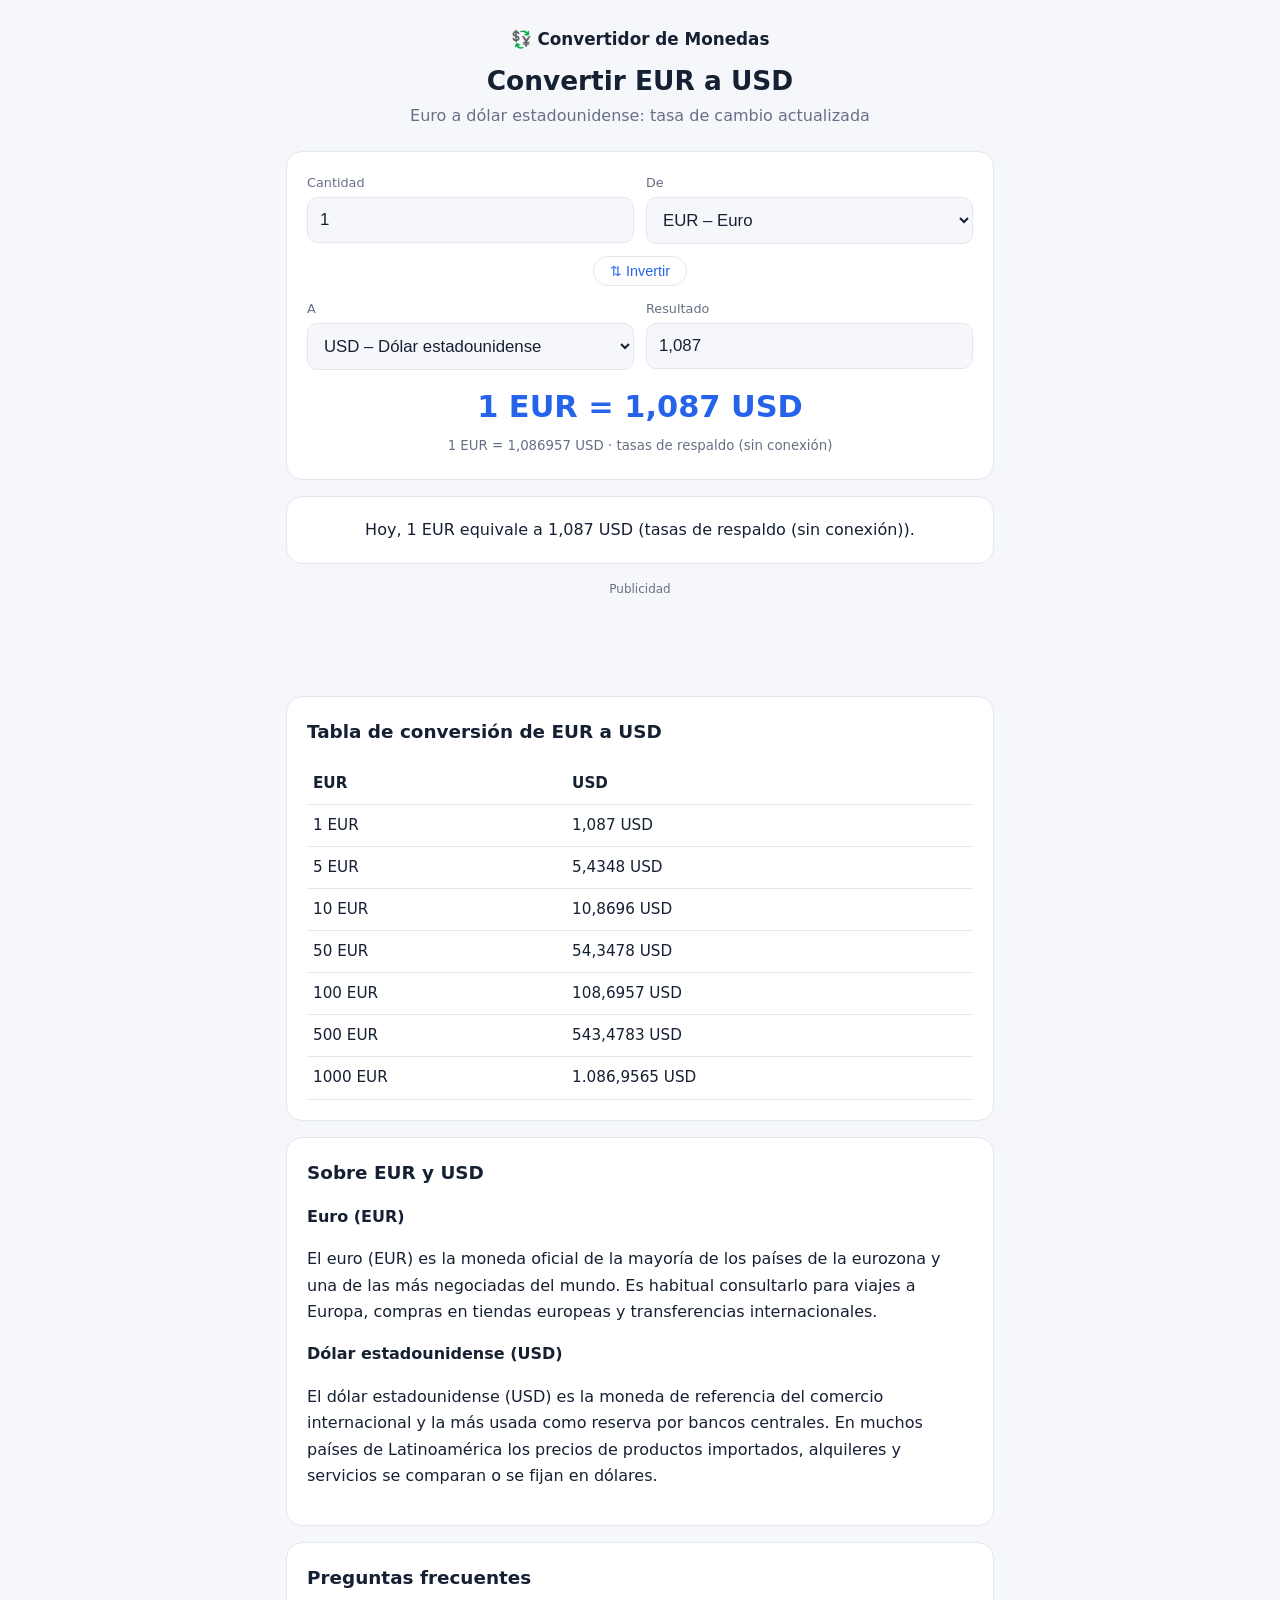
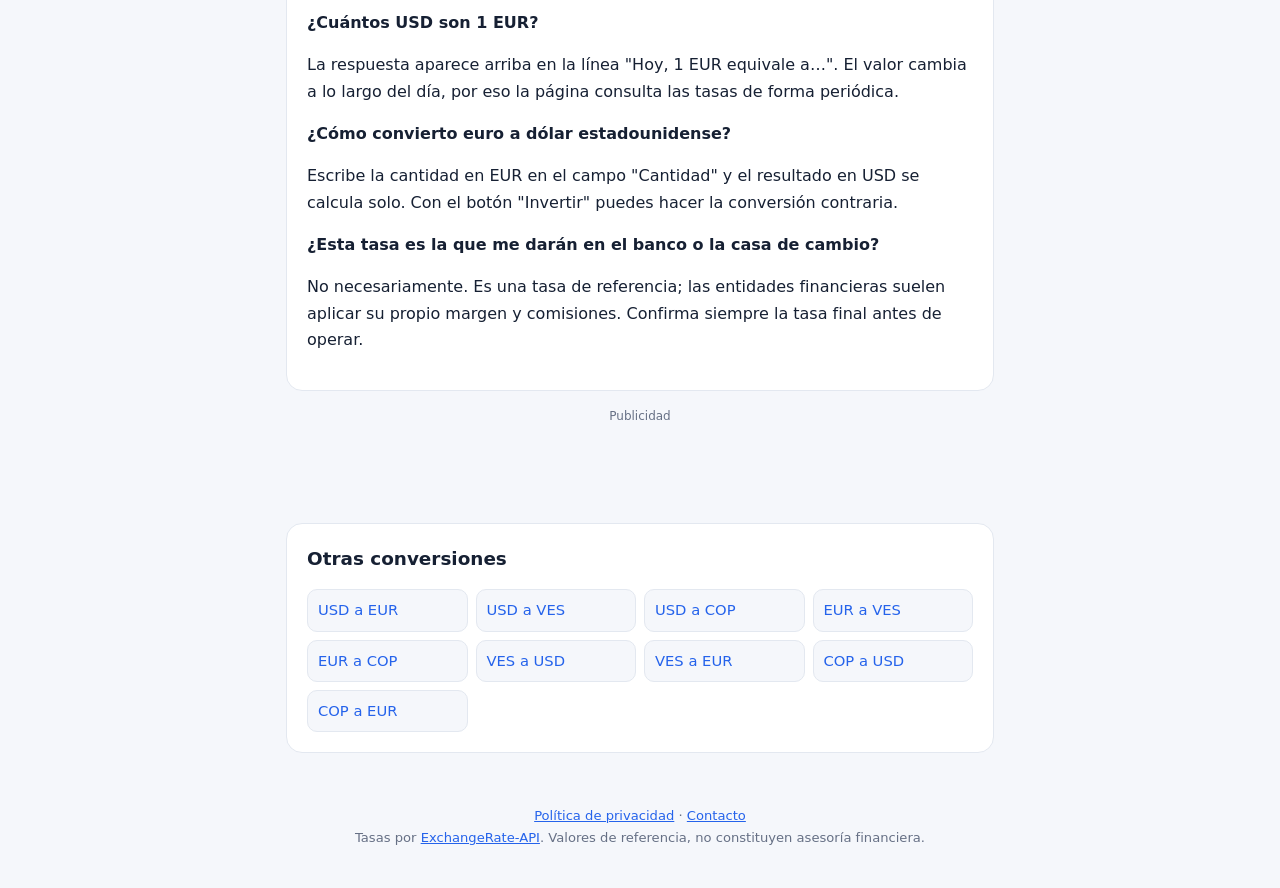
<file: eur-a-usd/index.html>
<!DOCTYPE html>
<html lang="es">
<head>
<meta charset="utf-8">
<meta name="viewport" content="width=device-width, initial-scale=1">
<title>EUR a USD hoy: convertir euro a dólar estadounidense</title>
<meta name="description" content="Convierte EUR a USD con la tasa de cambio actualizada. Calculadora gratis de euro a dólar estadounidense, tabla de conversión y preguntas frecuentes.">
<link rel="canonical" href="https://henryresplandor08-cyber.github.io/calculadora-divisas/eur-a-usd/">
<link rel="stylesheet" href="../style.css">

<!-- ADSENSE: descomenta y reemplaza ca-pub-XXXXXXXXXXXXXXXX por tu ID cuando te aprueben
<script async src="https://pagead2.googlesyndication.com/pagead/js/adsbygoogle.js?client=ca-pub-XXXXXXXXXXXXXXXX" crossorigin="anonymous"></script>
-->
</head>
<body>
<header>
  <a class="logo" href="../">💱 Convertidor de Monedas</a>
  <h1>Convertir EUR a USD</h1>
  <p>Euro a dólar estadounidense: tasa de cambio actualizada</p>
</header>
<main>
  <div class="card">
    <div class="row">
      <div><label for="amt">Cantidad</label><input id="amt" type="number" inputmode="decimal" value="1" min="0" step="any"></div>
      <div><label for="from">De</label><select id="from"></select></div>
    </div>
    <button class="swap" id="swap" type="button">⇅ Invertir</button>
    <div class="row">
      <div><label for="to">A</label><select id="to"></select></div>
      <div><label>Resultado</label><input id="out" readonly></div>
    </div>
    <div class="result">
      <div class="big" id="big">—</div>
      <small id="meta">Cargando tasas…</small>
    </div>
  </div>
  <div class="card"><p id="hoy" style="margin:0;text-align:center">Cargando tasa…</p></div>
  <div class="ad">
    <!-- Pega aquí tu bloque de AdSense cuando te aprueben:
    <ins class="adsbygoogle" style="display:block" data-ad-client="ca-pub-XXXXXXXXXXXXXXXX" data-ad-slot="XXXXXXXXXX" data-ad-format="auto" data-full-width-responsive="true"></ins>
    <script>(adsbygoogle=window.adsbygoogle||[]).push({});</script> -->
    Publicidad
  </div>
  <div class="card">
    <h2>Tabla de conversión de EUR a USD</h2>
    <table id="quick"></table>
  </div>
  <div class="card">
    <h2>Sobre EUR y USD</h2>
    <h3>Euro (EUR)</h3>
    <p>El euro (EUR) es la moneda oficial de la mayoría de los países de la eurozona y una de las más negociadas del mundo. Es habitual consultarlo para viajes a Europa, compras en tiendas europeas y transferencias internacionales.</p>
    <h3>Dólar estadounidense (USD)</h3>
    <p>El dólar estadounidense (USD) es la moneda de referencia del comercio internacional y la más usada como reserva por bancos centrales. En muchos países de Latinoamérica los precios de productos importados, alquileres y servicios se comparan o se fijan en dólares.</p>
  </div>
  <div class="card">
    <h2>Preguntas frecuentes</h2>
    <h3>¿Cuántos USD son 1 EUR?</h3>
    <p>La respuesta aparece arriba en la línea "Hoy, 1 EUR equivale a…". El valor cambia a lo largo del día, por eso la página consulta las tasas de forma periódica.</p>
    <h3>¿Cómo convierto euro a dólar estadounidense?</h3>
    <p>Escribe la cantidad en EUR en el campo "Cantidad" y el resultado en USD se calcula solo. Con el botón "Invertir" puedes hacer la conversión contraria.</p>
    <h3>¿Esta tasa es la que me darán en el banco o la casa de cambio?</h3>
    <p>No necesariamente. Es una tasa de referencia; las entidades financieras suelen aplicar su propio margen y comisiones. Confirma siempre la tasa final antes de operar.</p>
  </div>
  <div class="ad">
    <!-- Pega aquí tu bloque de AdSense cuando te aprueben:
    <ins class="adsbygoogle" style="display:block" data-ad-client="ca-pub-XXXXXXXXXXXXXXXX" data-ad-slot="XXXXXXXXXX" data-ad-format="auto" data-full-width-responsive="true"></ins>
    <script>(adsbygoogle=window.adsbygoogle||[]).push({});</script> -->
    Publicidad
  </div>
  <div class="card">
    <h2>Otras conversiones</h2>
    <div class="links"><a href="../usd-a-eur/">USD a EUR</a><a href="../usd-a-ves/">USD a VES</a><a href="../usd-a-cop/">USD a COP</a><a href="../eur-a-ves/">EUR a VES</a><a href="../eur-a-cop/">EUR a COP</a><a href="../ves-a-usd/">VES a USD</a><a href="../ves-a-eur/">VES a EUR</a><a href="../cop-a-usd/">COP a USD</a><a href="../cop-a-eur/">COP a EUR</a></div>
  </div>

</main>
<footer>
  <a href="../privacidad/">Política de privacidad</a> ·
  <a href="mailto:henryresplandor08@gmail.com">Contacto</a><br>
  Tasas por <a href="https://www.exchangerate-api.com" rel="noopener">ExchangeRate-API</a>. Valores de referencia, no constituyen asesoría financiera.
</footer>
<script>window.DEF={from:"EUR",to:"USD"};</script>
<script src="../app.js"></script>
</body>
</html>
</file>
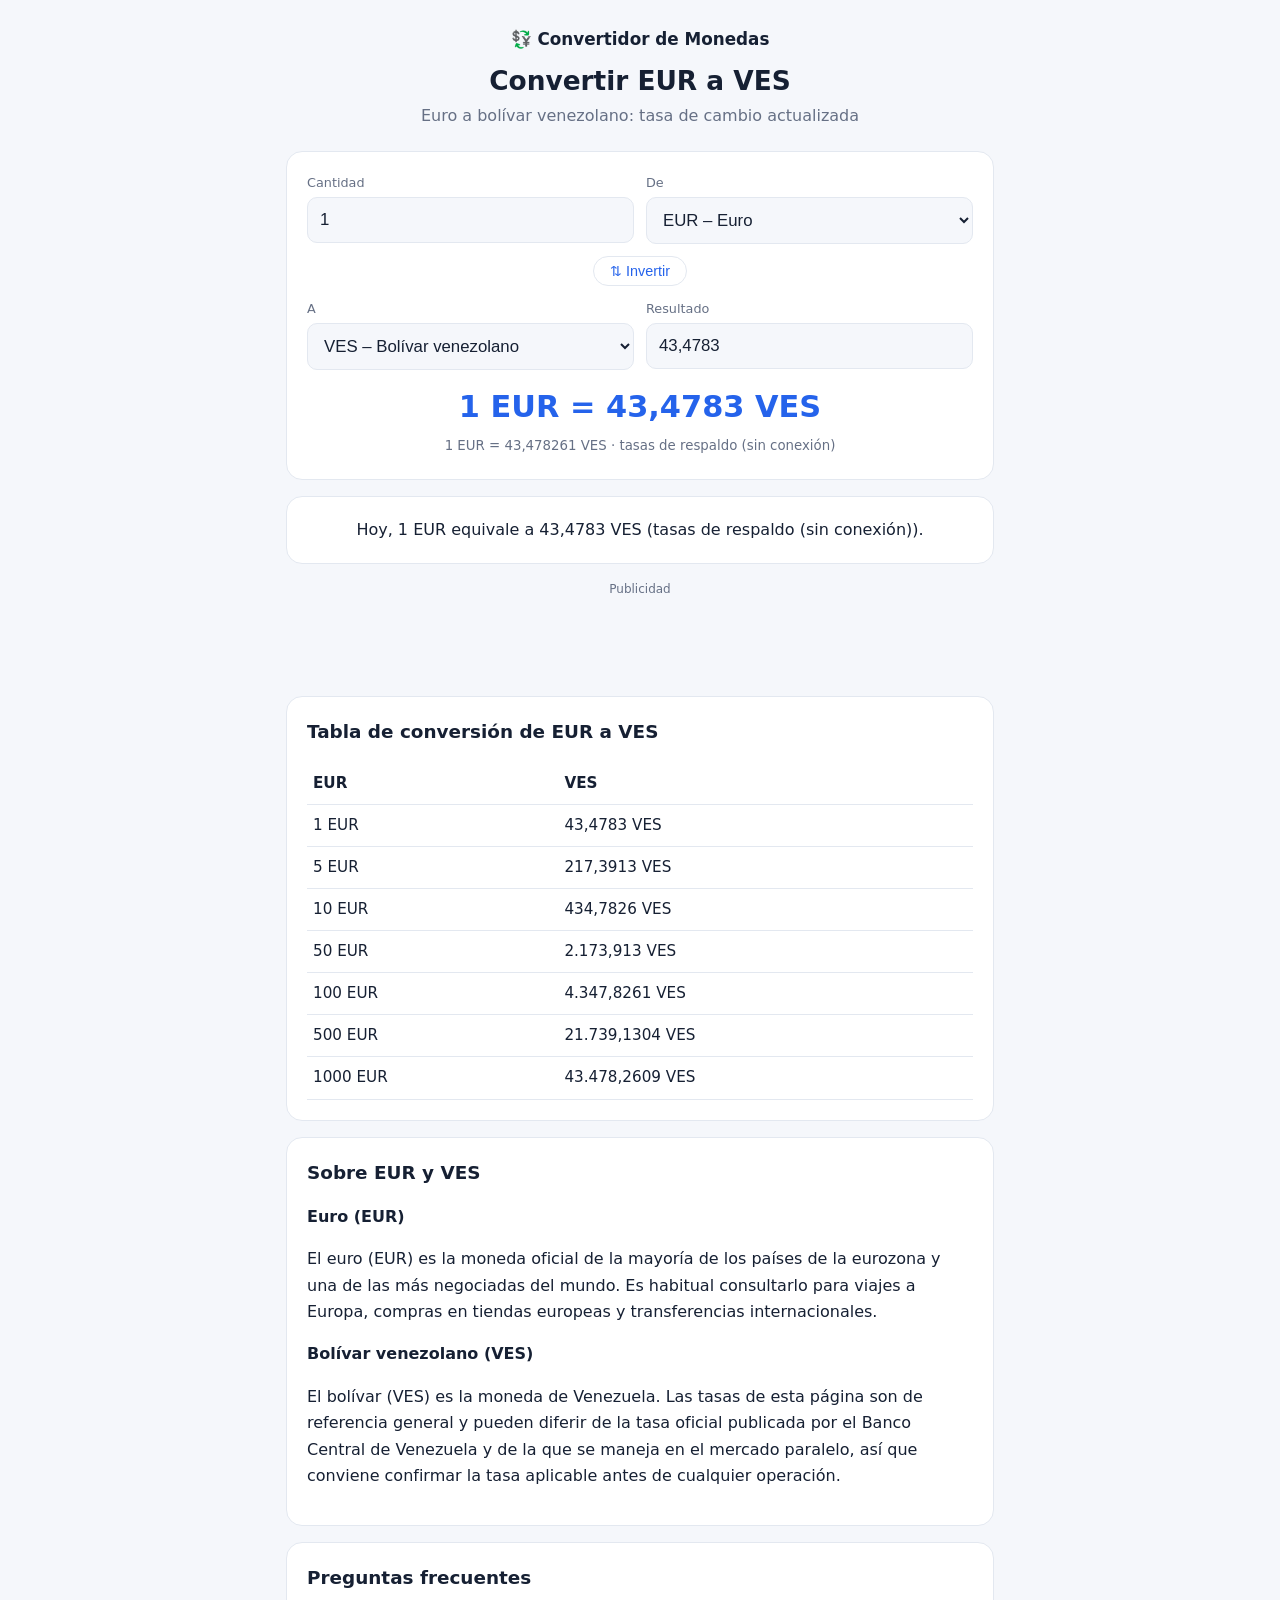
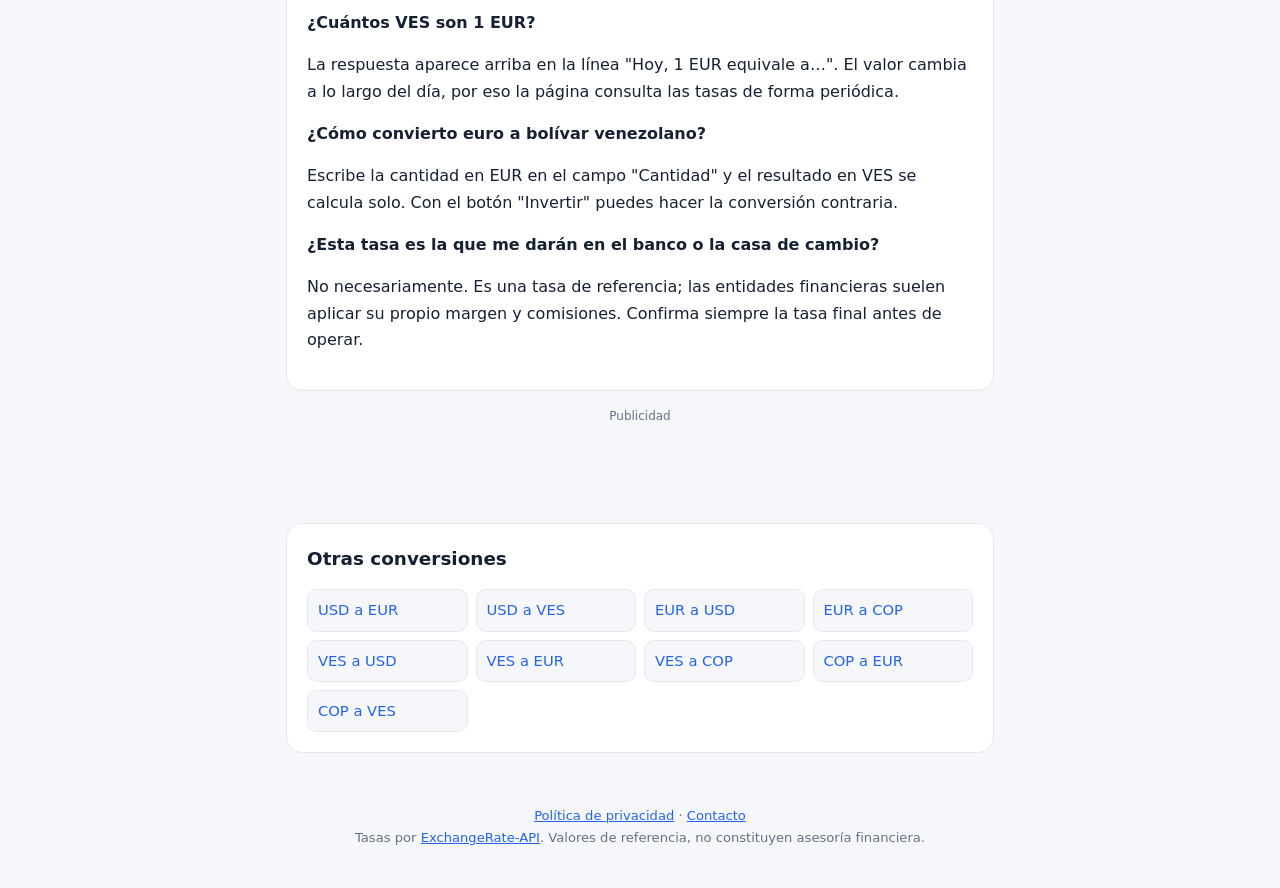
<file: eur-a-ves/index.html>
<!DOCTYPE html>
<html lang="es">
<head>
<meta charset="utf-8">
<meta name="viewport" content="width=device-width, initial-scale=1">
<title>EUR a VES hoy: convertir euro a bolívar venezolano</title>
<meta name="description" content="Convierte EUR a VES con la tasa de cambio actualizada. Calculadora gratis de euro a bolívar venezolano, tabla de conversión y preguntas frecuentes.">
<link rel="canonical" href="https://henryresplandor08-cyber.github.io/calculadora-divisas/eur-a-ves/">
<link rel="stylesheet" href="../style.css">

<!-- ADSENSE: descomenta y reemplaza ca-pub-XXXXXXXXXXXXXXXX por tu ID cuando te aprueben
<script async src="https://pagead2.googlesyndication.com/pagead/js/adsbygoogle.js?client=ca-pub-XXXXXXXXXXXXXXXX" crossorigin="anonymous"></script>
-->
</head>
<body>
<header>
  <a class="logo" href="../">💱 Convertidor de Monedas</a>
  <h1>Convertir EUR a VES</h1>
  <p>Euro a bolívar venezolano: tasa de cambio actualizada</p>
</header>
<main>
  <div class="card">
    <div class="row">
      <div><label for="amt">Cantidad</label><input id="amt" type="number" inputmode="decimal" value="1" min="0" step="any"></div>
      <div><label for="from">De</label><select id="from"></select></div>
    </div>
    <button class="swap" id="swap" type="button">⇅ Invertir</button>
    <div class="row">
      <div><label for="to">A</label><select id="to"></select></div>
      <div><label>Resultado</label><input id="out" readonly></div>
    </div>
    <div class="result">
      <div class="big" id="big">—</div>
      <small id="meta">Cargando tasas…</small>
    </div>
  </div>
  <div class="card"><p id="hoy" style="margin:0;text-align:center">Cargando tasa…</p></div>
  <div class="ad">
    <!-- Pega aquí tu bloque de AdSense cuando te aprueben:
    <ins class="adsbygoogle" style="display:block" data-ad-client="ca-pub-XXXXXXXXXXXXXXXX" data-ad-slot="XXXXXXXXXX" data-ad-format="auto" data-full-width-responsive="true"></ins>
    <script>(adsbygoogle=window.adsbygoogle||[]).push({});</script> -->
    Publicidad
  </div>
  <div class="card">
    <h2>Tabla de conversión de EUR a VES</h2>
    <table id="quick"></table>
  </div>
  <div class="card">
    <h2>Sobre EUR y VES</h2>
    <h3>Euro (EUR)</h3>
    <p>El euro (EUR) es la moneda oficial de la mayoría de los países de la eurozona y una de las más negociadas del mundo. Es habitual consultarlo para viajes a Europa, compras en tiendas europeas y transferencias internacionales.</p>
    <h3>Bolívar venezolano (VES)</h3>
    <p>El bolívar (VES) es la moneda de Venezuela. Las tasas de esta página son de referencia general y pueden diferir de la tasa oficial publicada por el Banco Central de Venezuela y de la que se maneja en el mercado paralelo, así que conviene confirmar la tasa aplicable antes de cualquier operación.</p>
  </div>
  <div class="card">
    <h2>Preguntas frecuentes</h2>
    <h3>¿Cuántos VES son 1 EUR?</h3>
    <p>La respuesta aparece arriba en la línea "Hoy, 1 EUR equivale a…". El valor cambia a lo largo del día, por eso la página consulta las tasas de forma periódica.</p>
    <h3>¿Cómo convierto euro a bolívar venezolano?</h3>
    <p>Escribe la cantidad en EUR en el campo "Cantidad" y el resultado en VES se calcula solo. Con el botón "Invertir" puedes hacer la conversión contraria.</p>
    <h3>¿Esta tasa es la que me darán en el banco o la casa de cambio?</h3>
    <p>No necesariamente. Es una tasa de referencia; las entidades financieras suelen aplicar su propio margen y comisiones. Confirma siempre la tasa final antes de operar.</p>
  </div>
  <div class="ad">
    <!-- Pega aquí tu bloque de AdSense cuando te aprueben:
    <ins class="adsbygoogle" style="display:block" data-ad-client="ca-pub-XXXXXXXXXXXXXXXX" data-ad-slot="XXXXXXXXXX" data-ad-format="auto" data-full-width-responsive="true"></ins>
    <script>(adsbygoogle=window.adsbygoogle||[]).push({});</script> -->
    Publicidad
  </div>
  <div class="card">
    <h2>Otras conversiones</h2>
    <div class="links"><a href="../usd-a-eur/">USD a EUR</a><a href="../usd-a-ves/">USD a VES</a><a href="../eur-a-usd/">EUR a USD</a><a href="../eur-a-cop/">EUR a COP</a><a href="../ves-a-usd/">VES a USD</a><a href="../ves-a-eur/">VES a EUR</a><a href="../ves-a-cop/">VES a COP</a><a href="../cop-a-eur/">COP a EUR</a><a href="../cop-a-ves/">COP a VES</a></div>
  </div>

</main>
<footer>
  <a href="../privacidad/">Política de privacidad</a> ·
  <a href="mailto:henryresplandor08@gmail.com">Contacto</a><br>
  Tasas por <a href="https://www.exchangerate-api.com" rel="noopener">ExchangeRate-API</a>. Valores de referencia, no constituyen asesoría financiera.
</footer>
<script>window.DEF={from:"EUR",to:"VES"};</script>
<script src="../app.js"></script>
</body>
</html>
</file>
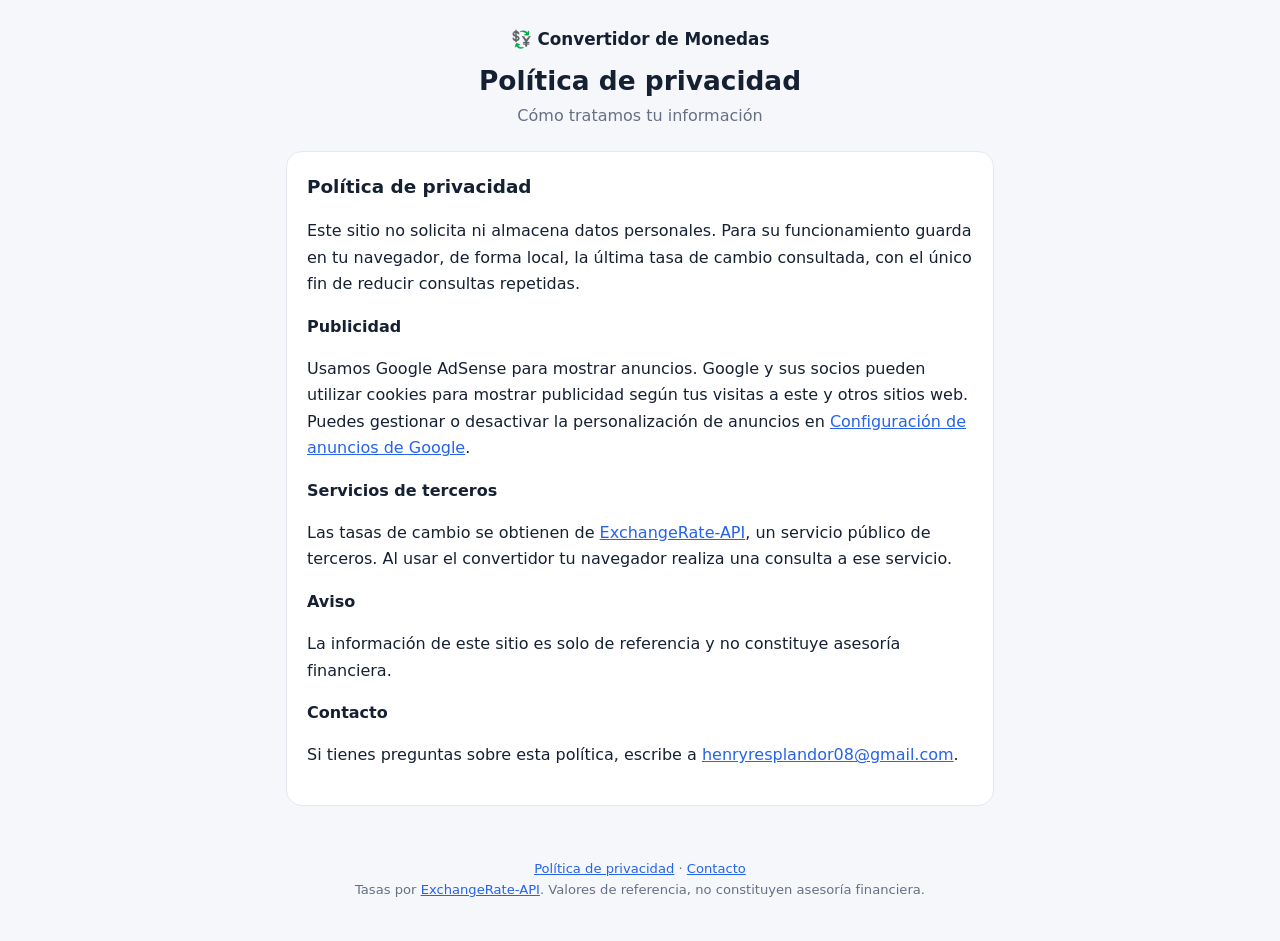
<file: privacidad/index.html>
<!DOCTYPE html>
<html lang="es">
<head>
<meta charset="utf-8">
<meta name="viewport" content="width=device-width, initial-scale=1">
<title>Política de privacidad | Convertidor de Monedas</title>
<meta name="description" content="Política de privacidad del Convertidor de Monedas.">
<link rel="canonical" href="https://henryresplandor08-cyber.github.io/calculadora-divisas/privacidad/">
<link rel="stylesheet" href="../style.css">

<!-- ADSENSE: descomenta y reemplaza ca-pub-XXXXXXXXXXXXXXXX por tu ID cuando te aprueben
<script async src="https://pagead2.googlesyndication.com/pagead/js/adsbygoogle.js?client=ca-pub-XXXXXXXXXXXXXXXX" crossorigin="anonymous"></script>
-->
</head>
<body>
<header>
  <a class="logo" href="../">💱 Convertidor de Monedas</a>
  <h1>Política de privacidad</h1>
  <p>Cómo tratamos tu información</p>
</header>
<main>
  <div class="card">
    <h2>Política de privacidad</h2>
    <p>Este sitio no solicita ni almacena datos personales. Para su funcionamiento guarda en tu navegador, de forma local, la última tasa de cambio consultada, con el único fin de reducir consultas repetidas.</p>
    <h3>Publicidad</h3>
    <p>Usamos Google AdSense para mostrar anuncios. Google y sus socios pueden utilizar cookies para mostrar publicidad según tus visitas a este y otros sitios web. Puedes gestionar o desactivar la personalización de anuncios en <a href="https://adssettings.google.com" rel="noopener">Configuración de anuncios de Google</a>.</p>
    <h3>Servicios de terceros</h3>
    <p>Las tasas de cambio se obtienen de <a href="https://www.exchangerate-api.com" rel="noopener">ExchangeRate-API</a>, un servicio público de terceros. Al usar el convertidor tu navegador realiza una consulta a ese servicio.</p>
    <h3>Aviso</h3>
    <p>La información de este sitio es solo de referencia y no constituye asesoría financiera.</p>
    <h3>Contacto</h3>
    <p>Si tienes preguntas sobre esta política, escribe a <a href="mailto:henryresplandor08@gmail.com">henryresplandor08@gmail.com</a>.</p>
  </div>

</main>
<footer>
  <a href="../privacidad/">Política de privacidad</a> ·
  <a href="mailto:henryresplandor08@gmail.com">Contacto</a><br>
  Tasas por <a href="https://www.exchangerate-api.com" rel="noopener">ExchangeRate-API</a>. Valores de referencia, no constituyen asesoría financiera.
</footer>

</body>
</html>
</file>
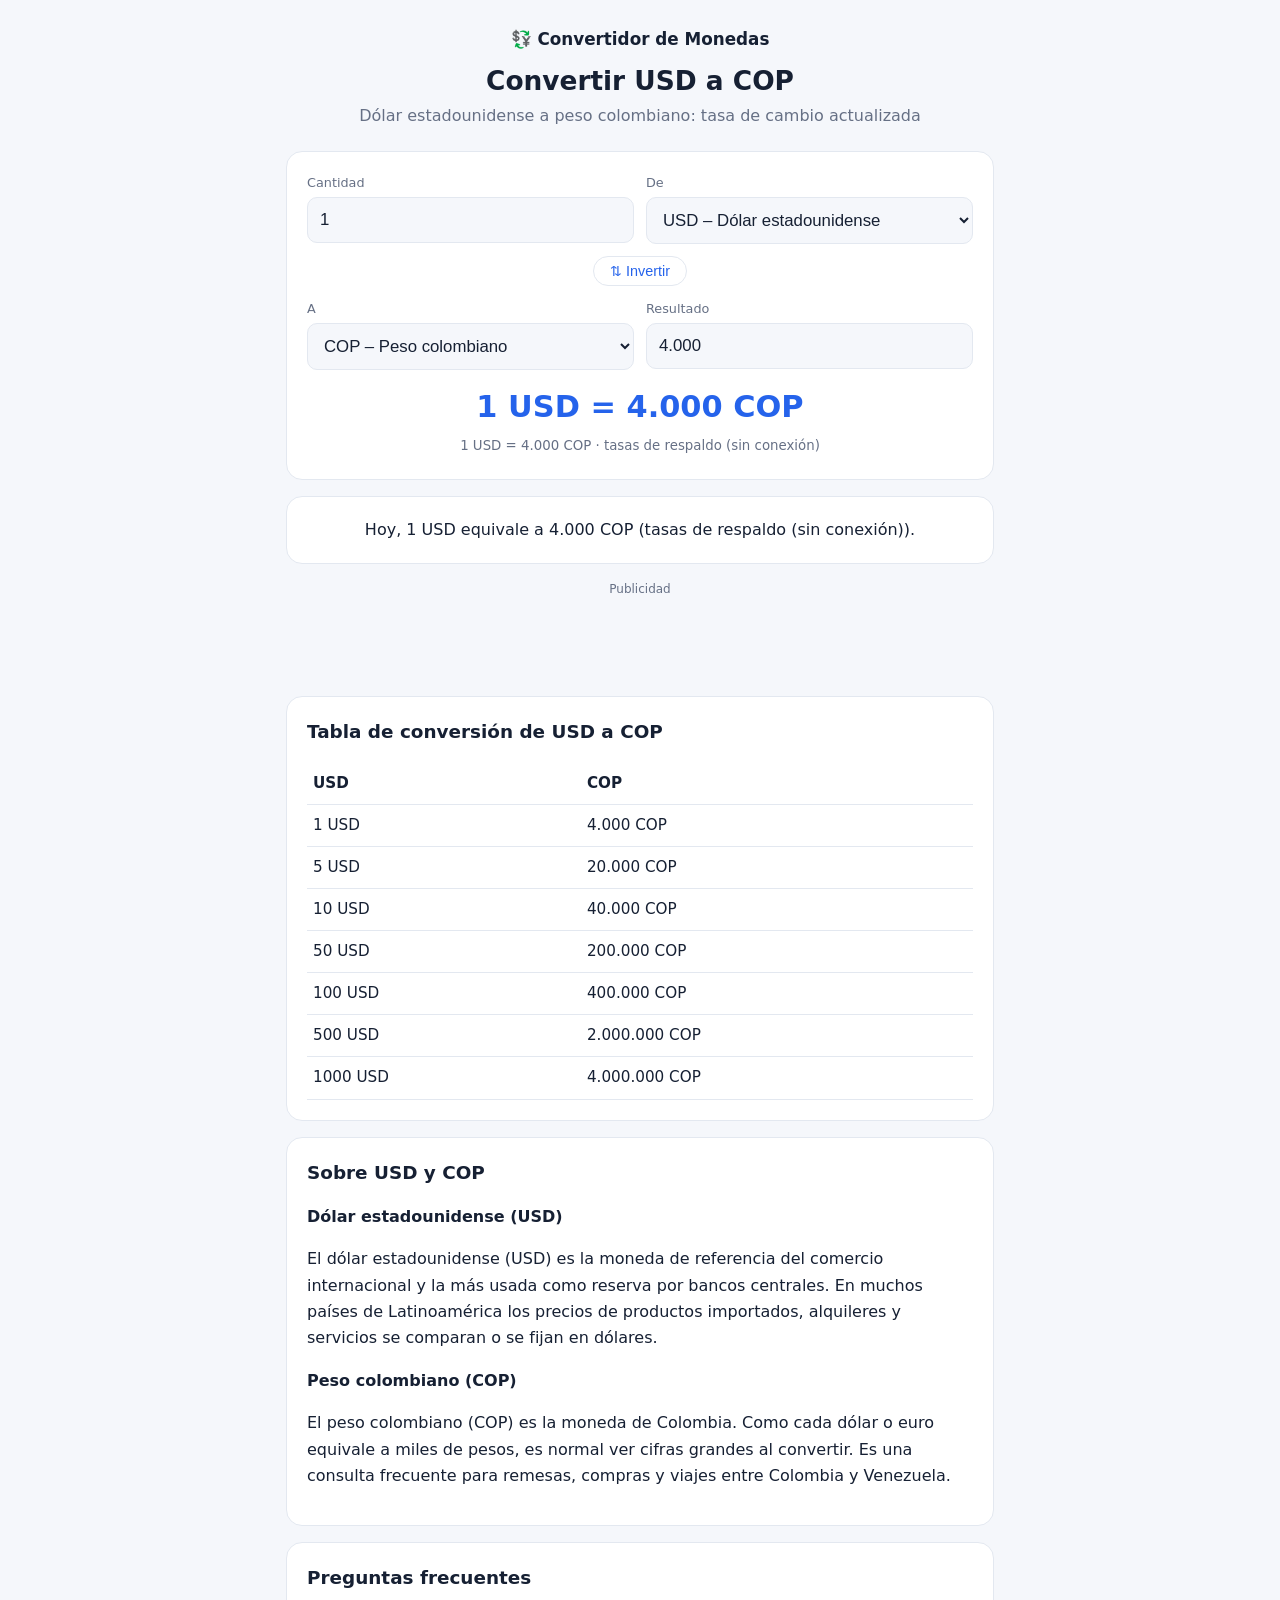
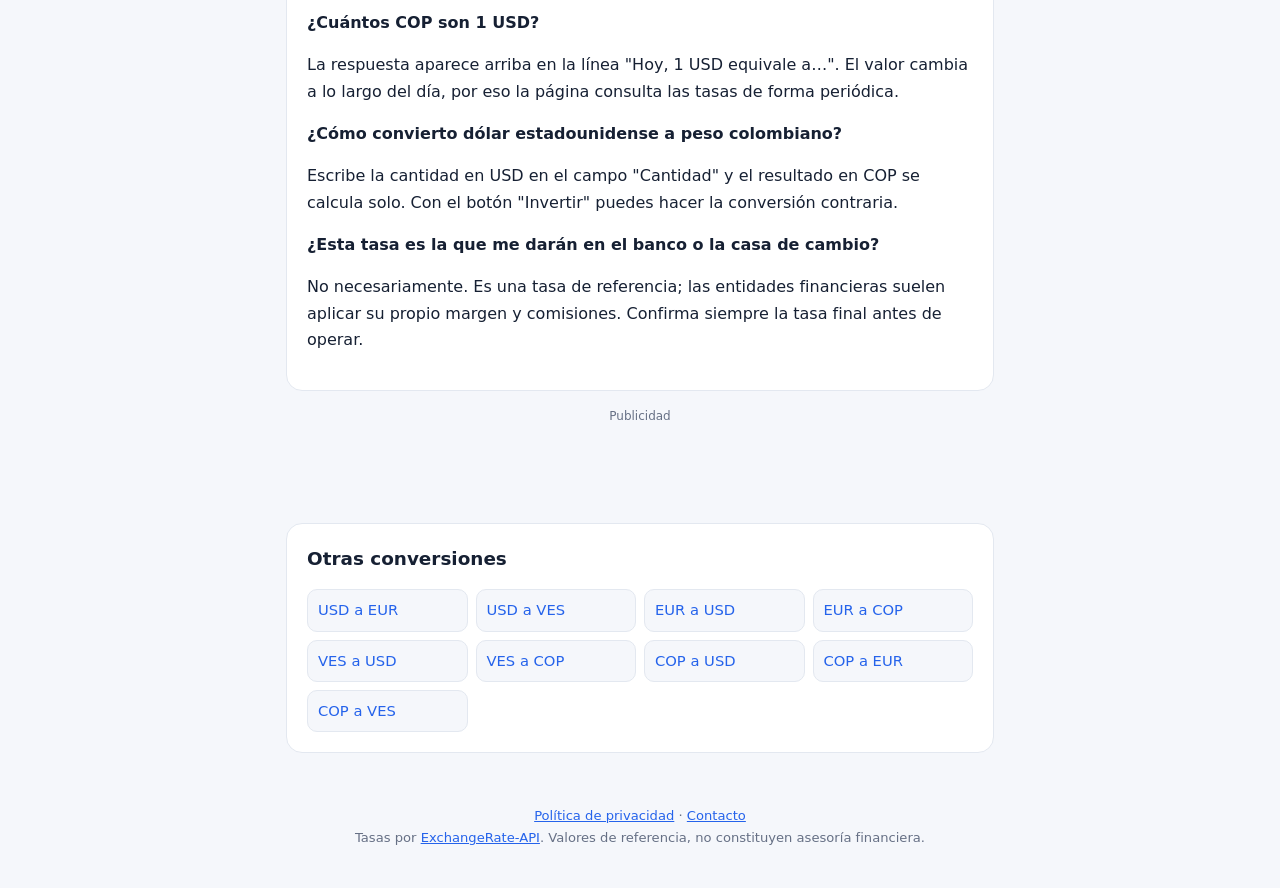
<file: usd-a-cop/index.html>
<!DOCTYPE html>
<html lang="es">
<head>
<meta charset="utf-8">
<meta name="viewport" content="width=device-width, initial-scale=1">
<title>USD a COP hoy: convertir dólar estadounidense a peso colombiano</title>
<meta name="description" content="Convierte USD a COP con la tasa de cambio actualizada. Calculadora gratis de dólar estadounidense a peso colombiano, tabla de conversión y preguntas frecuentes.">
<link rel="canonical" href="https://henryresplandor08-cyber.github.io/calculadora-divisas/usd-a-cop/">
<link rel="stylesheet" href="../style.css">

<!-- ADSENSE: descomenta y reemplaza ca-pub-XXXXXXXXXXXXXXXX por tu ID cuando te aprueben
<script async src="https://pagead2.googlesyndication.com/pagead/js/adsbygoogle.js?client=ca-pub-XXXXXXXXXXXXXXXX" crossorigin="anonymous"></script>
-->
</head>
<body>
<header>
  <a class="logo" href="../">💱 Convertidor de Monedas</a>
  <h1>Convertir USD a COP</h1>
  <p>Dólar estadounidense a peso colombiano: tasa de cambio actualizada</p>
</header>
<main>
  <div class="card">
    <div class="row">
      <div><label for="amt">Cantidad</label><input id="amt" type="number" inputmode="decimal" value="1" min="0" step="any"></div>
      <div><label for="from">De</label><select id="from"></select></div>
    </div>
    <button class="swap" id="swap" type="button">⇅ Invertir</button>
    <div class="row">
      <div><label for="to">A</label><select id="to"></select></div>
      <div><label>Resultado</label><input id="out" readonly></div>
    </div>
    <div class="result">
      <div class="big" id="big">—</div>
      <small id="meta">Cargando tasas…</small>
    </div>
  </div>
  <div class="card"><p id="hoy" style="margin:0;text-align:center">Cargando tasa…</p></div>
  <div class="ad">
    <!-- Pega aquí tu bloque de AdSense cuando te aprueben:
    <ins class="adsbygoogle" style="display:block" data-ad-client="ca-pub-XXXXXXXXXXXXXXXX" data-ad-slot="XXXXXXXXXX" data-ad-format="auto" data-full-width-responsive="true"></ins>
    <script>(adsbygoogle=window.adsbygoogle||[]).push({});</script> -->
    Publicidad
  </div>
  <div class="card">
    <h2>Tabla de conversión de USD a COP</h2>
    <table id="quick"></table>
  </div>
  <div class="card">
    <h2>Sobre USD y COP</h2>
    <h3>Dólar estadounidense (USD)</h3>
    <p>El dólar estadounidense (USD) es la moneda de referencia del comercio internacional y la más usada como reserva por bancos centrales. En muchos países de Latinoamérica los precios de productos importados, alquileres y servicios se comparan o se fijan en dólares.</p>
    <h3>Peso colombiano (COP)</h3>
    <p>El peso colombiano (COP) es la moneda de Colombia. Como cada dólar o euro equivale a miles de pesos, es normal ver cifras grandes al convertir. Es una consulta frecuente para remesas, compras y viajes entre Colombia y Venezuela.</p>
  </div>
  <div class="card">
    <h2>Preguntas frecuentes</h2>
    <h3>¿Cuántos COP son 1 USD?</h3>
    <p>La respuesta aparece arriba en la línea "Hoy, 1 USD equivale a…". El valor cambia a lo largo del día, por eso la página consulta las tasas de forma periódica.</p>
    <h3>¿Cómo convierto dólar estadounidense a peso colombiano?</h3>
    <p>Escribe la cantidad en USD en el campo "Cantidad" y el resultado en COP se calcula solo. Con el botón "Invertir" puedes hacer la conversión contraria.</p>
    <h3>¿Esta tasa es la que me darán en el banco o la casa de cambio?</h3>
    <p>No necesariamente. Es una tasa de referencia; las entidades financieras suelen aplicar su propio margen y comisiones. Confirma siempre la tasa final antes de operar.</p>
  </div>
  <div class="ad">
    <!-- Pega aquí tu bloque de AdSense cuando te aprueben:
    <ins class="adsbygoogle" style="display:block" data-ad-client="ca-pub-XXXXXXXXXXXXXXXX" data-ad-slot="XXXXXXXXXX" data-ad-format="auto" data-full-width-responsive="true"></ins>
    <script>(adsbygoogle=window.adsbygoogle||[]).push({});</script> -->
    Publicidad
  </div>
  <div class="card">
    <h2>Otras conversiones</h2>
    <div class="links"><a href="../usd-a-eur/">USD a EUR</a><a href="../usd-a-ves/">USD a VES</a><a href="../eur-a-usd/">EUR a USD</a><a href="../eur-a-cop/">EUR a COP</a><a href="../ves-a-usd/">VES a USD</a><a href="../ves-a-cop/">VES a COP</a><a href="../cop-a-usd/">COP a USD</a><a href="../cop-a-eur/">COP a EUR</a><a href="../cop-a-ves/">COP a VES</a></div>
  </div>

</main>
<footer>
  <a href="../privacidad/">Política de privacidad</a> ·
  <a href="mailto:henryresplandor08@gmail.com">Contacto</a><br>
  Tasas por <a href="https://www.exchangerate-api.com" rel="noopener">ExchangeRate-API</a>. Valores de referencia, no constituyen asesoría financiera.
</footer>
<script>window.DEF={from:"USD",to:"COP"};</script>
<script src="../app.js"></script>
</body>
</html>
</file>
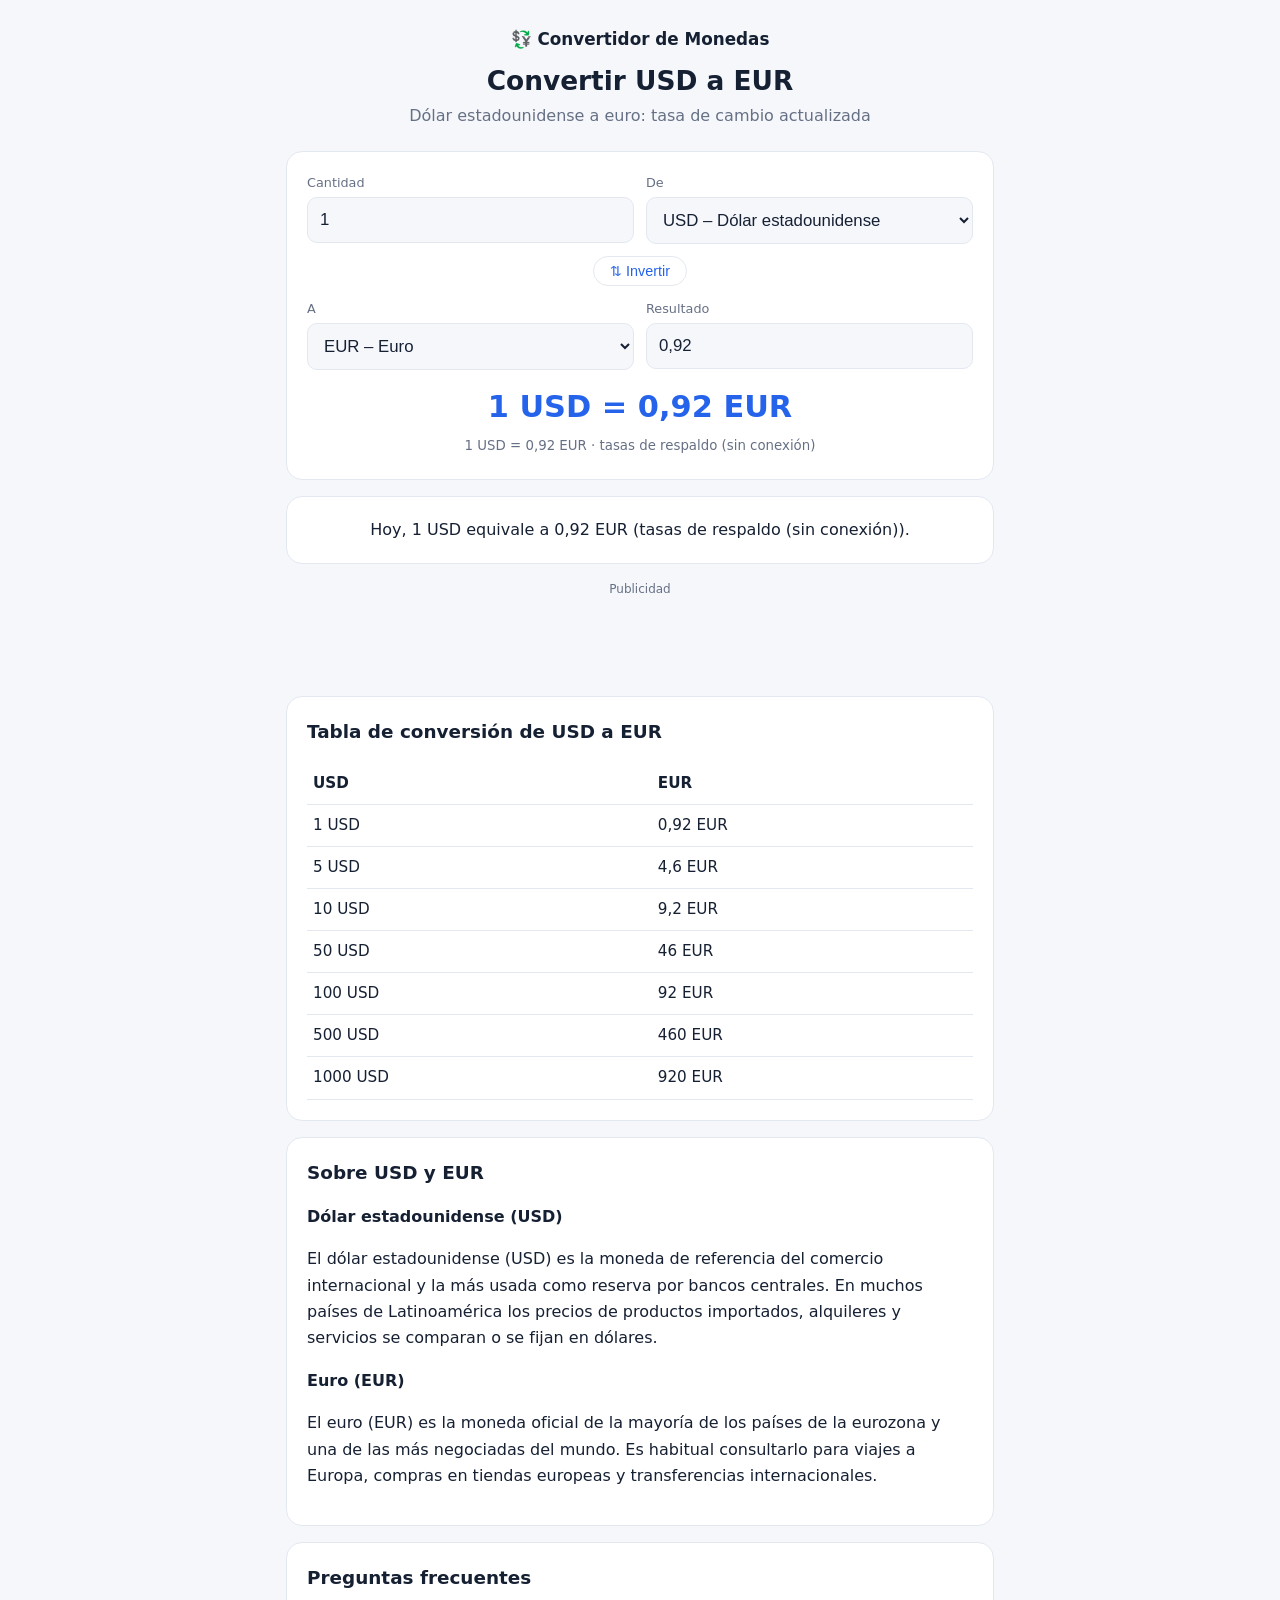
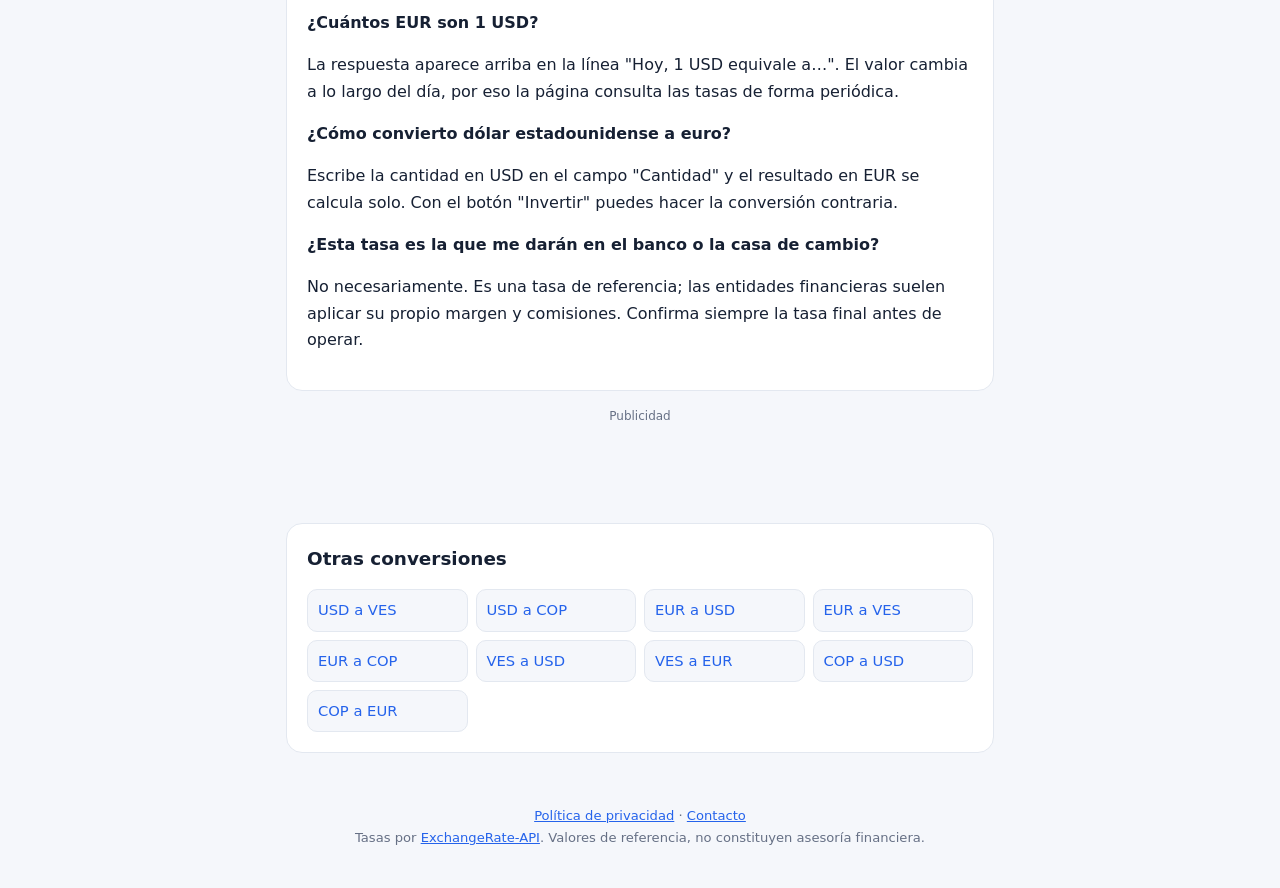
<file: usd-a-eur/index.html>
<!DOCTYPE html>
<html lang="es">
<head>
<meta charset="utf-8">
<meta name="viewport" content="width=device-width, initial-scale=1">
<title>USD a EUR hoy: convertir dólar estadounidense a euro</title>
<meta name="description" content="Convierte USD a EUR con la tasa de cambio actualizada. Calculadora gratis de dólar estadounidense a euro, tabla de conversión y preguntas frecuentes.">
<link rel="canonical" href="https://henryresplandor08-cyber.github.io/calculadora-divisas/usd-a-eur/">
<link rel="stylesheet" href="../style.css">

<!-- ADSENSE: descomenta y reemplaza ca-pub-XXXXXXXXXXXXXXXX por tu ID cuando te aprueben
<script async src="https://pagead2.googlesyndication.com/pagead/js/adsbygoogle.js?client=ca-pub-XXXXXXXXXXXXXXXX" crossorigin="anonymous"></script>
-->
</head>
<body>
<header>
  <a class="logo" href="../">💱 Convertidor de Monedas</a>
  <h1>Convertir USD a EUR</h1>
  <p>Dólar estadounidense a euro: tasa de cambio actualizada</p>
</header>
<main>
  <div class="card">
    <div class="row">
      <div><label for="amt">Cantidad</label><input id="amt" type="number" inputmode="decimal" value="1" min="0" step="any"></div>
      <div><label for="from">De</label><select id="from"></select></div>
    </div>
    <button class="swap" id="swap" type="button">⇅ Invertir</button>
    <div class="row">
      <div><label for="to">A</label><select id="to"></select></div>
      <div><label>Resultado</label><input id="out" readonly></div>
    </div>
    <div class="result">
      <div class="big" id="big">—</div>
      <small id="meta">Cargando tasas…</small>
    </div>
  </div>
  <div class="card"><p id="hoy" style="margin:0;text-align:center">Cargando tasa…</p></div>
  <div class="ad">
    <!-- Pega aquí tu bloque de AdSense cuando te aprueben:
    <ins class="adsbygoogle" style="display:block" data-ad-client="ca-pub-XXXXXXXXXXXXXXXX" data-ad-slot="XXXXXXXXXX" data-ad-format="auto" data-full-width-responsive="true"></ins>
    <script>(adsbygoogle=window.adsbygoogle||[]).push({});</script> -->
    Publicidad
  </div>
  <div class="card">
    <h2>Tabla de conversión de USD a EUR</h2>
    <table id="quick"></table>
  </div>
  <div class="card">
    <h2>Sobre USD y EUR</h2>
    <h3>Dólar estadounidense (USD)</h3>
    <p>El dólar estadounidense (USD) es la moneda de referencia del comercio internacional y la más usada como reserva por bancos centrales. En muchos países de Latinoamérica los precios de productos importados, alquileres y servicios se comparan o se fijan en dólares.</p>
    <h3>Euro (EUR)</h3>
    <p>El euro (EUR) es la moneda oficial de la mayoría de los países de la eurozona y una de las más negociadas del mundo. Es habitual consultarlo para viajes a Europa, compras en tiendas europeas y transferencias internacionales.</p>
  </div>
  <div class="card">
    <h2>Preguntas frecuentes</h2>
    <h3>¿Cuántos EUR son 1 USD?</h3>
    <p>La respuesta aparece arriba en la línea "Hoy, 1 USD equivale a…". El valor cambia a lo largo del día, por eso la página consulta las tasas de forma periódica.</p>
    <h3>¿Cómo convierto dólar estadounidense a euro?</h3>
    <p>Escribe la cantidad en USD en el campo "Cantidad" y el resultado en EUR se calcula solo. Con el botón "Invertir" puedes hacer la conversión contraria.</p>
    <h3>¿Esta tasa es la que me darán en el banco o la casa de cambio?</h3>
    <p>No necesariamente. Es una tasa de referencia; las entidades financieras suelen aplicar su propio margen y comisiones. Confirma siempre la tasa final antes de operar.</p>
  </div>
  <div class="ad">
    <!-- Pega aquí tu bloque de AdSense cuando te aprueben:
    <ins class="adsbygoogle" style="display:block" data-ad-client="ca-pub-XXXXXXXXXXXXXXXX" data-ad-slot="XXXXXXXXXX" data-ad-format="auto" data-full-width-responsive="true"></ins>
    <script>(adsbygoogle=window.adsbygoogle||[]).push({});</script> -->
    Publicidad
  </div>
  <div class="card">
    <h2>Otras conversiones</h2>
    <div class="links"><a href="../usd-a-ves/">USD a VES</a><a href="../usd-a-cop/">USD a COP</a><a href="../eur-a-usd/">EUR a USD</a><a href="../eur-a-ves/">EUR a VES</a><a href="../eur-a-cop/">EUR a COP</a><a href="../ves-a-usd/">VES a USD</a><a href="../ves-a-eur/">VES a EUR</a><a href="../cop-a-usd/">COP a USD</a><a href="../cop-a-eur/">COP a EUR</a></div>
  </div>

</main>
<footer>
  <a href="../privacidad/">Política de privacidad</a> ·
  <a href="mailto:henryresplandor08@gmail.com">Contacto</a><br>
  Tasas por <a href="https://www.exchangerate-api.com" rel="noopener">ExchangeRate-API</a>. Valores de referencia, no constituyen asesoría financiera.
</footer>
<script>window.DEF={from:"USD",to:"EUR"};</script>
<script src="../app.js"></script>
</body>
</html>
</file>
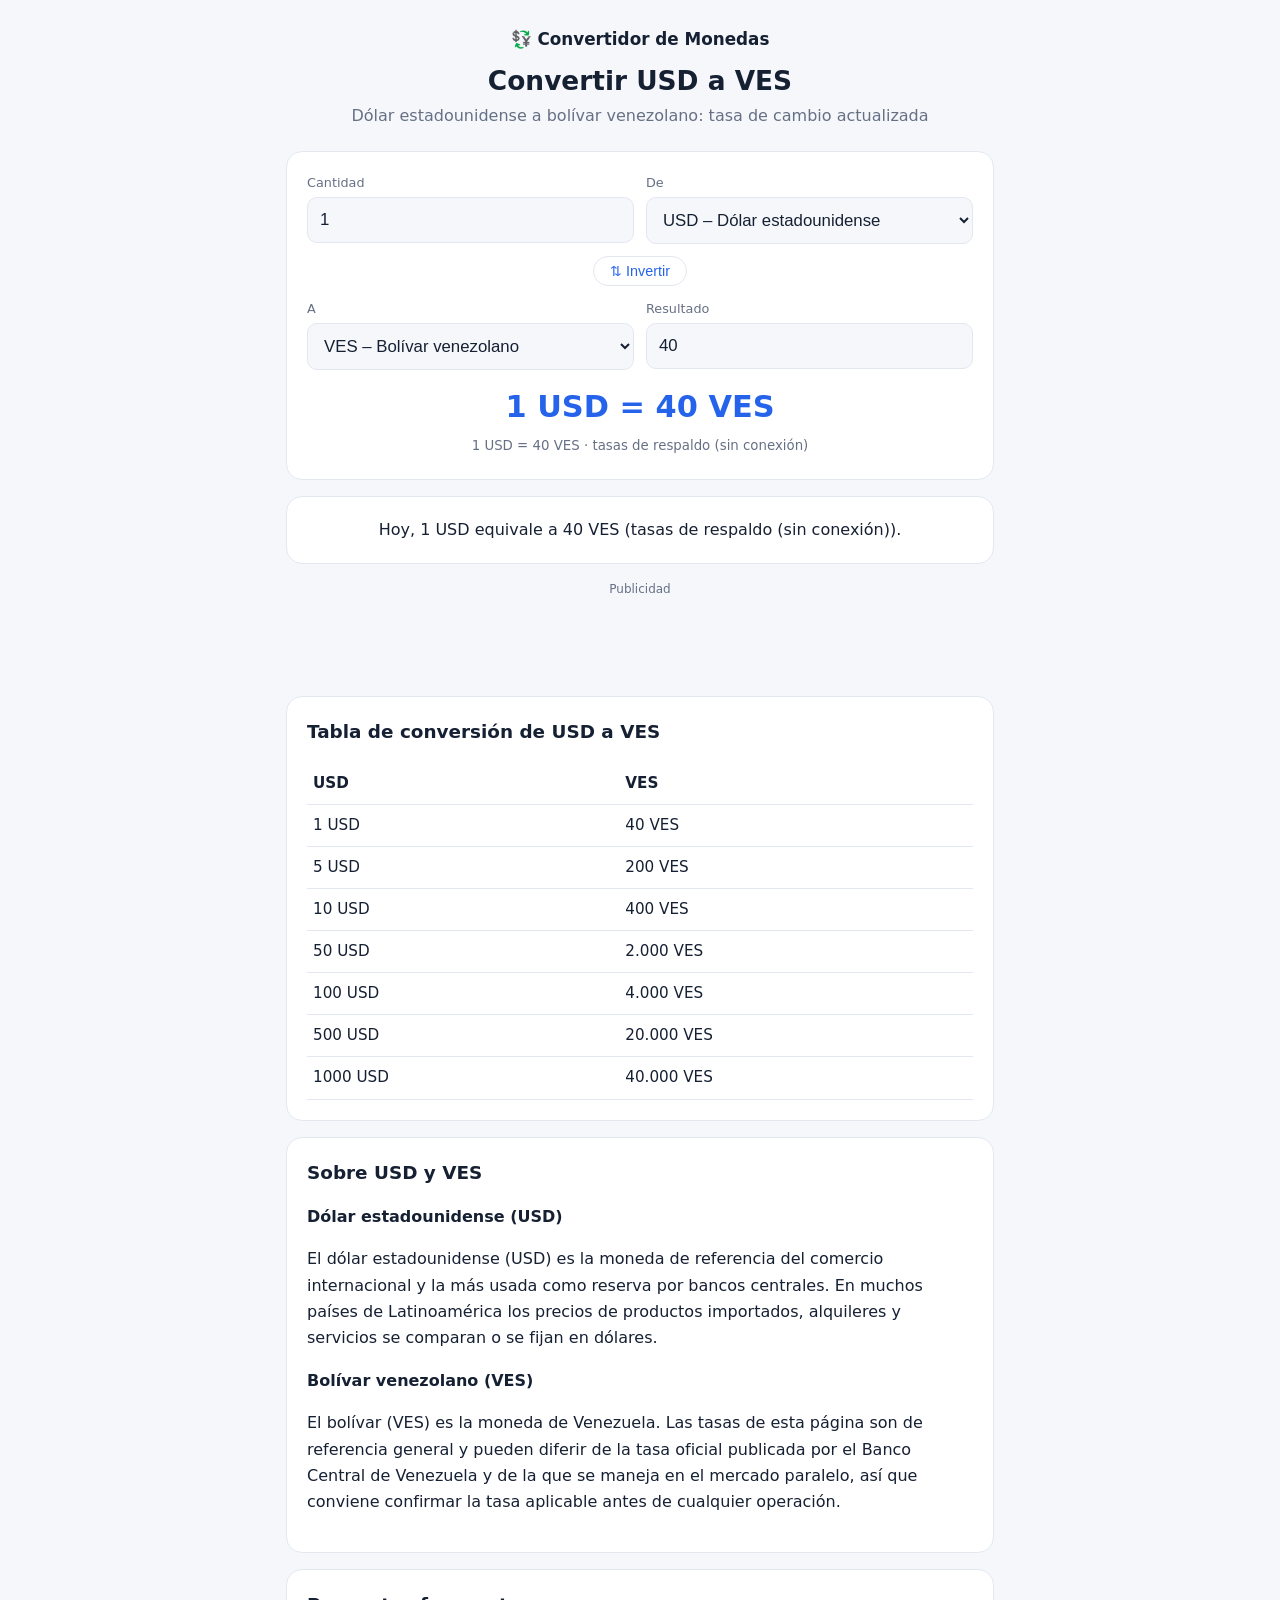
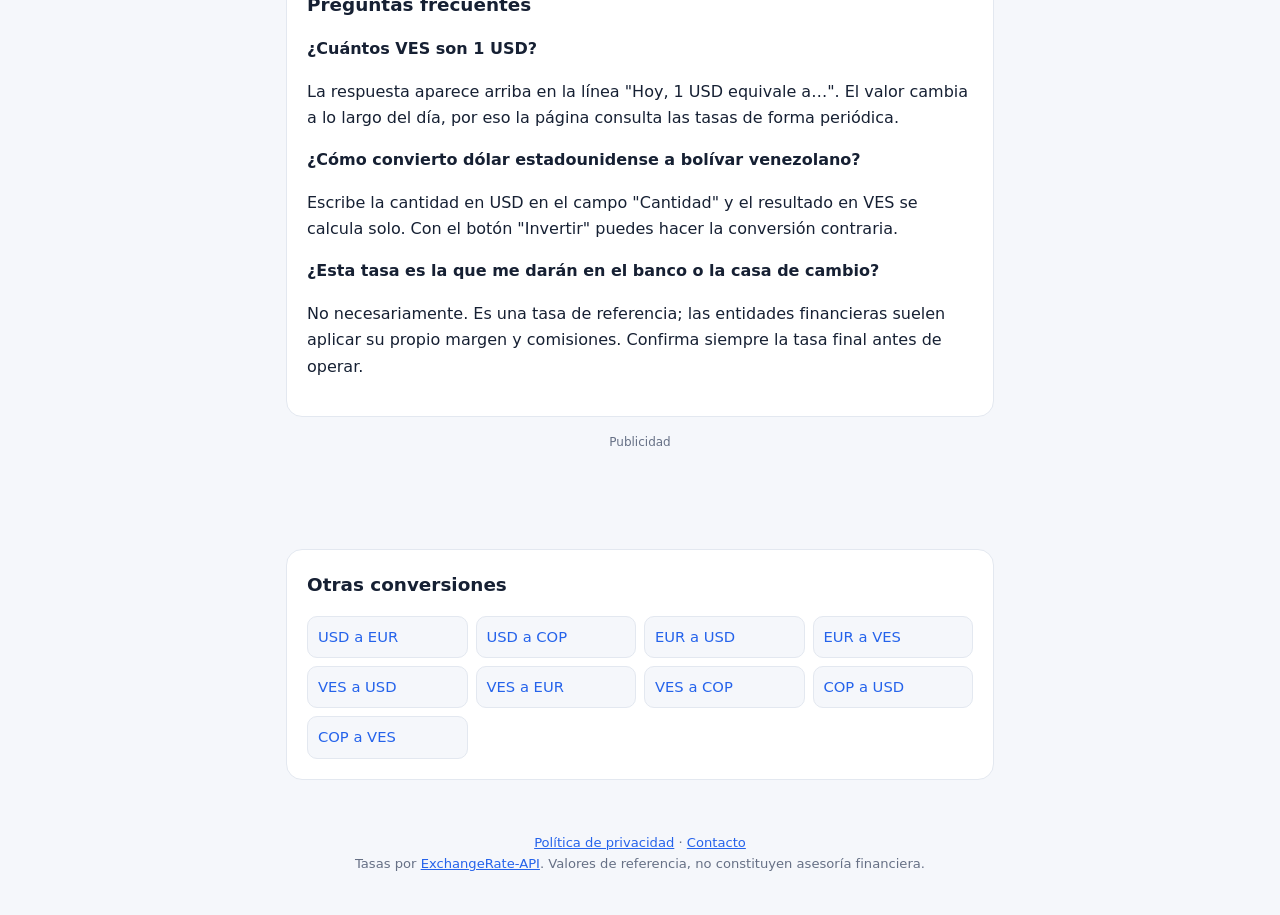
<file: usd-a-ves/index.html>
<!DOCTYPE html>
<html lang="es">
<head>
<meta charset="utf-8">
<meta name="viewport" content="width=device-width, initial-scale=1">
<title>USD a VES hoy: convertir dólar estadounidense a bolívar venezolano</title>
<meta name="description" content="Convierte USD a VES con la tasa de cambio actualizada. Calculadora gratis de dólar estadounidense a bolívar venezolano, tabla de conversión y preguntas frecuentes.">
<link rel="canonical" href="https://henryresplandor08-cyber.github.io/calculadora-divisas/usd-a-ves/">
<link rel="stylesheet" href="../style.css">

<!-- ADSENSE: descomenta y reemplaza ca-pub-XXXXXXXXXXXXXXXX por tu ID cuando te aprueben
<script async src="https://pagead2.googlesyndication.com/pagead/js/adsbygoogle.js?client=ca-pub-XXXXXXXXXXXXXXXX" crossorigin="anonymous"></script>
-->
</head>
<body>
<header>
  <a class="logo" href="../">💱 Convertidor de Monedas</a>
  <h1>Convertir USD a VES</h1>
  <p>Dólar estadounidense a bolívar venezolano: tasa de cambio actualizada</p>
</header>
<main>
  <div class="card">
    <div class="row">
      <div><label for="amt">Cantidad</label><input id="amt" type="number" inputmode="decimal" value="1" min="0" step="any"></div>
      <div><label for="from">De</label><select id="from"></select></div>
    </div>
    <button class="swap" id="swap" type="button">⇅ Invertir</button>
    <div class="row">
      <div><label for="to">A</label><select id="to"></select></div>
      <div><label>Resultado</label><input id="out" readonly></div>
    </div>
    <div class="result">
      <div class="big" id="big">—</div>
      <small id="meta">Cargando tasas…</small>
    </div>
  </div>
  <div class="card"><p id="hoy" style="margin:0;text-align:center">Cargando tasa…</p></div>
  <div class="ad">
    <!-- Pega aquí tu bloque de AdSense cuando te aprueben:
    <ins class="adsbygoogle" style="display:block" data-ad-client="ca-pub-XXXXXXXXXXXXXXXX" data-ad-slot="XXXXXXXXXX" data-ad-format="auto" data-full-width-responsive="true"></ins>
    <script>(adsbygoogle=window.adsbygoogle||[]).push({});</script> -->
    Publicidad
  </div>
  <div class="card">
    <h2>Tabla de conversión de USD a VES</h2>
    <table id="quick"></table>
  </div>
  <div class="card">
    <h2>Sobre USD y VES</h2>
    <h3>Dólar estadounidense (USD)</h3>
    <p>El dólar estadounidense (USD) es la moneda de referencia del comercio internacional y la más usada como reserva por bancos centrales. En muchos países de Latinoamérica los precios de productos importados, alquileres y servicios se comparan o se fijan en dólares.</p>
    <h3>Bolívar venezolano (VES)</h3>
    <p>El bolívar (VES) es la moneda de Venezuela. Las tasas de esta página son de referencia general y pueden diferir de la tasa oficial publicada por el Banco Central de Venezuela y de la que se maneja en el mercado paralelo, así que conviene confirmar la tasa aplicable antes de cualquier operación.</p>
  </div>
  <div class="card">
    <h2>Preguntas frecuentes</h2>
    <h3>¿Cuántos VES son 1 USD?</h3>
    <p>La respuesta aparece arriba en la línea "Hoy, 1 USD equivale a…". El valor cambia a lo largo del día, por eso la página consulta las tasas de forma periódica.</p>
    <h3>¿Cómo convierto dólar estadounidense a bolívar venezolano?</h3>
    <p>Escribe la cantidad en USD en el campo "Cantidad" y el resultado en VES se calcula solo. Con el botón "Invertir" puedes hacer la conversión contraria.</p>
    <h3>¿Esta tasa es la que me darán en el banco o la casa de cambio?</h3>
    <p>No necesariamente. Es una tasa de referencia; las entidades financieras suelen aplicar su propio margen y comisiones. Confirma siempre la tasa final antes de operar.</p>
  </div>
  <div class="ad">
    <!-- Pega aquí tu bloque de AdSense cuando te aprueben:
    <ins class="adsbygoogle" style="display:block" data-ad-client="ca-pub-XXXXXXXXXXXXXXXX" data-ad-slot="XXXXXXXXXX" data-ad-format="auto" data-full-width-responsive="true"></ins>
    <script>(adsbygoogle=window.adsbygoogle||[]).push({});</script> -->
    Publicidad
  </div>
  <div class="card">
    <h2>Otras conversiones</h2>
    <div class="links"><a href="../usd-a-eur/">USD a EUR</a><a href="../usd-a-cop/">USD a COP</a><a href="../eur-a-usd/">EUR a USD</a><a href="../eur-a-ves/">EUR a VES</a><a href="../ves-a-usd/">VES a USD</a><a href="../ves-a-eur/">VES a EUR</a><a href="../ves-a-cop/">VES a COP</a><a href="../cop-a-usd/">COP a USD</a><a href="../cop-a-ves/">COP a VES</a></div>
  </div>

</main>
<footer>
  <a href="../privacidad/">Política de privacidad</a> ·
  <a href="mailto:henryresplandor08@gmail.com">Contacto</a><br>
  Tasas por <a href="https://www.exchangerate-api.com" rel="noopener">ExchangeRate-API</a>. Valores de referencia, no constituyen asesoría financiera.
</footer>
<script>window.DEF={from:"USD",to:"VES"};</script>
<script src="../app.js"></script>
</body>
</html>
</file>
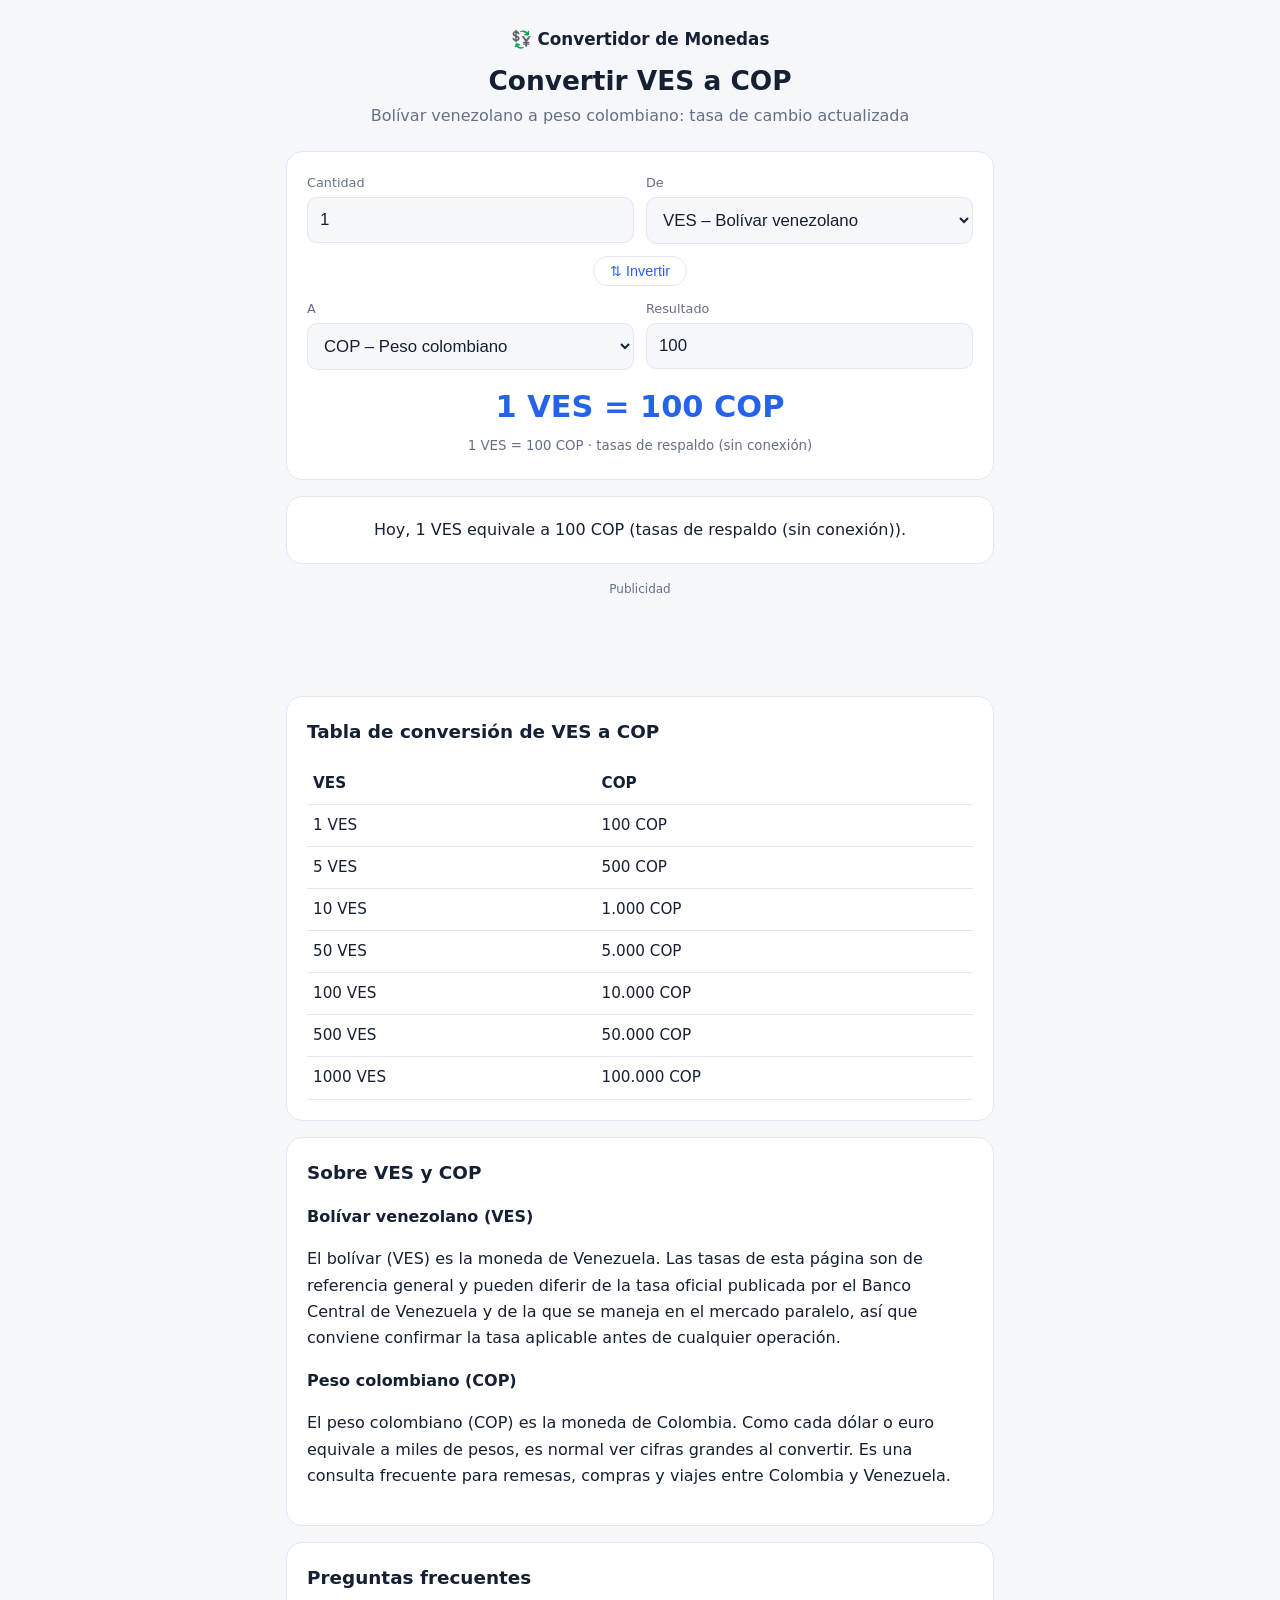
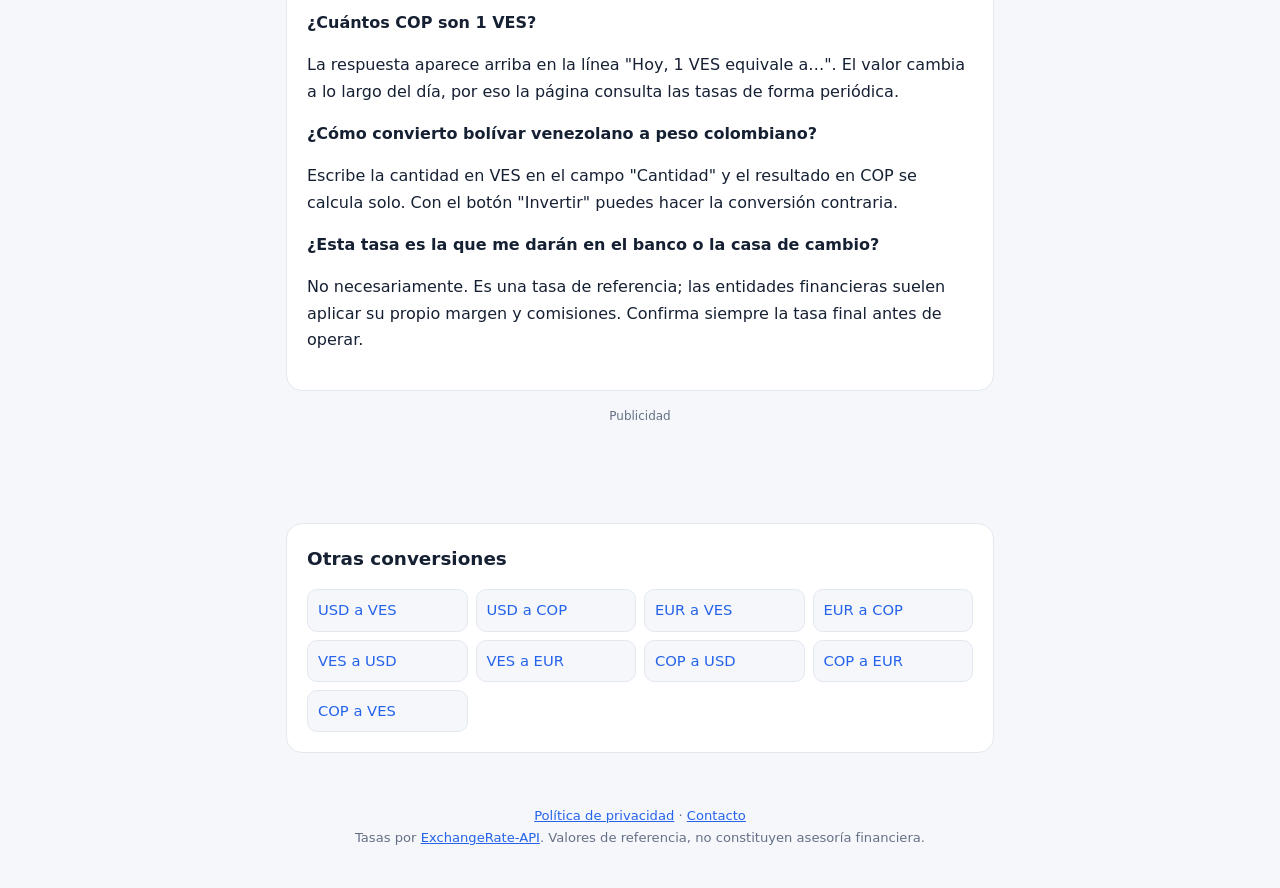
<file: ves-a-cop/index.html>
<!DOCTYPE html>
<html lang="es">
<head>
<meta charset="utf-8">
<meta name="viewport" content="width=device-width, initial-scale=1">
<title>VES a COP hoy: convertir bolívar venezolano a peso colombiano</title>
<meta name="description" content="Convierte VES a COP con la tasa de cambio actualizada. Calculadora gratis de bolívar venezolano a peso colombiano, tabla de conversión y preguntas frecuentes.">
<link rel="canonical" href="https://henryresplandor08-cyber.github.io/calculadora-divisas/ves-a-cop/">
<link rel="stylesheet" href="../style.css">

<!-- ADSENSE: descomenta y reemplaza ca-pub-XXXXXXXXXXXXXXXX por tu ID cuando te aprueben
<script async src="https://pagead2.googlesyndication.com/pagead/js/adsbygoogle.js?client=ca-pub-XXXXXXXXXXXXXXXX" crossorigin="anonymous"></script>
-->
</head>
<body>
<header>
  <a class="logo" href="../">💱 Convertidor de Monedas</a>
  <h1>Convertir VES a COP</h1>
  <p>Bolívar venezolano a peso colombiano: tasa de cambio actualizada</p>
</header>
<main>
  <div class="card">
    <div class="row">
      <div><label for="amt">Cantidad</label><input id="amt" type="number" inputmode="decimal" value="1" min="0" step="any"></div>
      <div><label for="from">De</label><select id="from"></select></div>
    </div>
    <button class="swap" id="swap" type="button">⇅ Invertir</button>
    <div class="row">
      <div><label for="to">A</label><select id="to"></select></div>
      <div><label>Resultado</label><input id="out" readonly></div>
    </div>
    <div class="result">
      <div class="big" id="big">—</div>
      <small id="meta">Cargando tasas…</small>
    </div>
  </div>
  <div class="card"><p id="hoy" style="margin:0;text-align:center">Cargando tasa…</p></div>
  <div class="ad">
    <!-- Pega aquí tu bloque de AdSense cuando te aprueben:
    <ins class="adsbygoogle" style="display:block" data-ad-client="ca-pub-XXXXXXXXXXXXXXXX" data-ad-slot="XXXXXXXXXX" data-ad-format="auto" data-full-width-responsive="true"></ins>
    <script>(adsbygoogle=window.adsbygoogle||[]).push({});</script> -->
    Publicidad
  </div>
  <div class="card">
    <h2>Tabla de conversión de VES a COP</h2>
    <table id="quick"></table>
  </div>
  <div class="card">
    <h2>Sobre VES y COP</h2>
    <h3>Bolívar venezolano (VES)</h3>
    <p>El bolívar (VES) es la moneda de Venezuela. Las tasas de esta página son de referencia general y pueden diferir de la tasa oficial publicada por el Banco Central de Venezuela y de la que se maneja en el mercado paralelo, así que conviene confirmar la tasa aplicable antes de cualquier operación.</p>
    <h3>Peso colombiano (COP)</h3>
    <p>El peso colombiano (COP) es la moneda de Colombia. Como cada dólar o euro equivale a miles de pesos, es normal ver cifras grandes al convertir. Es una consulta frecuente para remesas, compras y viajes entre Colombia y Venezuela.</p>
  </div>
  <div class="card">
    <h2>Preguntas frecuentes</h2>
    <h3>¿Cuántos COP son 1 VES?</h3>
    <p>La respuesta aparece arriba en la línea "Hoy, 1 VES equivale a…". El valor cambia a lo largo del día, por eso la página consulta las tasas de forma periódica.</p>
    <h3>¿Cómo convierto bolívar venezolano a peso colombiano?</h3>
    <p>Escribe la cantidad en VES en el campo "Cantidad" y el resultado en COP se calcula solo. Con el botón "Invertir" puedes hacer la conversión contraria.</p>
    <h3>¿Esta tasa es la que me darán en el banco o la casa de cambio?</h3>
    <p>No necesariamente. Es una tasa de referencia; las entidades financieras suelen aplicar su propio margen y comisiones. Confirma siempre la tasa final antes de operar.</p>
  </div>
  <div class="ad">
    <!-- Pega aquí tu bloque de AdSense cuando te aprueben:
    <ins class="adsbygoogle" style="display:block" data-ad-client="ca-pub-XXXXXXXXXXXXXXXX" data-ad-slot="XXXXXXXXXX" data-ad-format="auto" data-full-width-responsive="true"></ins>
    <script>(adsbygoogle=window.adsbygoogle||[]).push({});</script> -->
    Publicidad
  </div>
  <div class="card">
    <h2>Otras conversiones</h2>
    <div class="links"><a href="../usd-a-ves/">USD a VES</a><a href="../usd-a-cop/">USD a COP</a><a href="../eur-a-ves/">EUR a VES</a><a href="../eur-a-cop/">EUR a COP</a><a href="../ves-a-usd/">VES a USD</a><a href="../ves-a-eur/">VES a EUR</a><a href="../cop-a-usd/">COP a USD</a><a href="../cop-a-eur/">COP a EUR</a><a href="../cop-a-ves/">COP a VES</a></div>
  </div>

</main>
<footer>
  <a href="../privacidad/">Política de privacidad</a> ·
  <a href="mailto:henryresplandor08@gmail.com">Contacto</a><br>
  Tasas por <a href="https://www.exchangerate-api.com" rel="noopener">ExchangeRate-API</a>. Valores de referencia, no constituyen asesoría financiera.
</footer>
<script>window.DEF={from:"VES",to:"COP"};</script>
<script src="../app.js"></script>
</body>
</html>
</file>
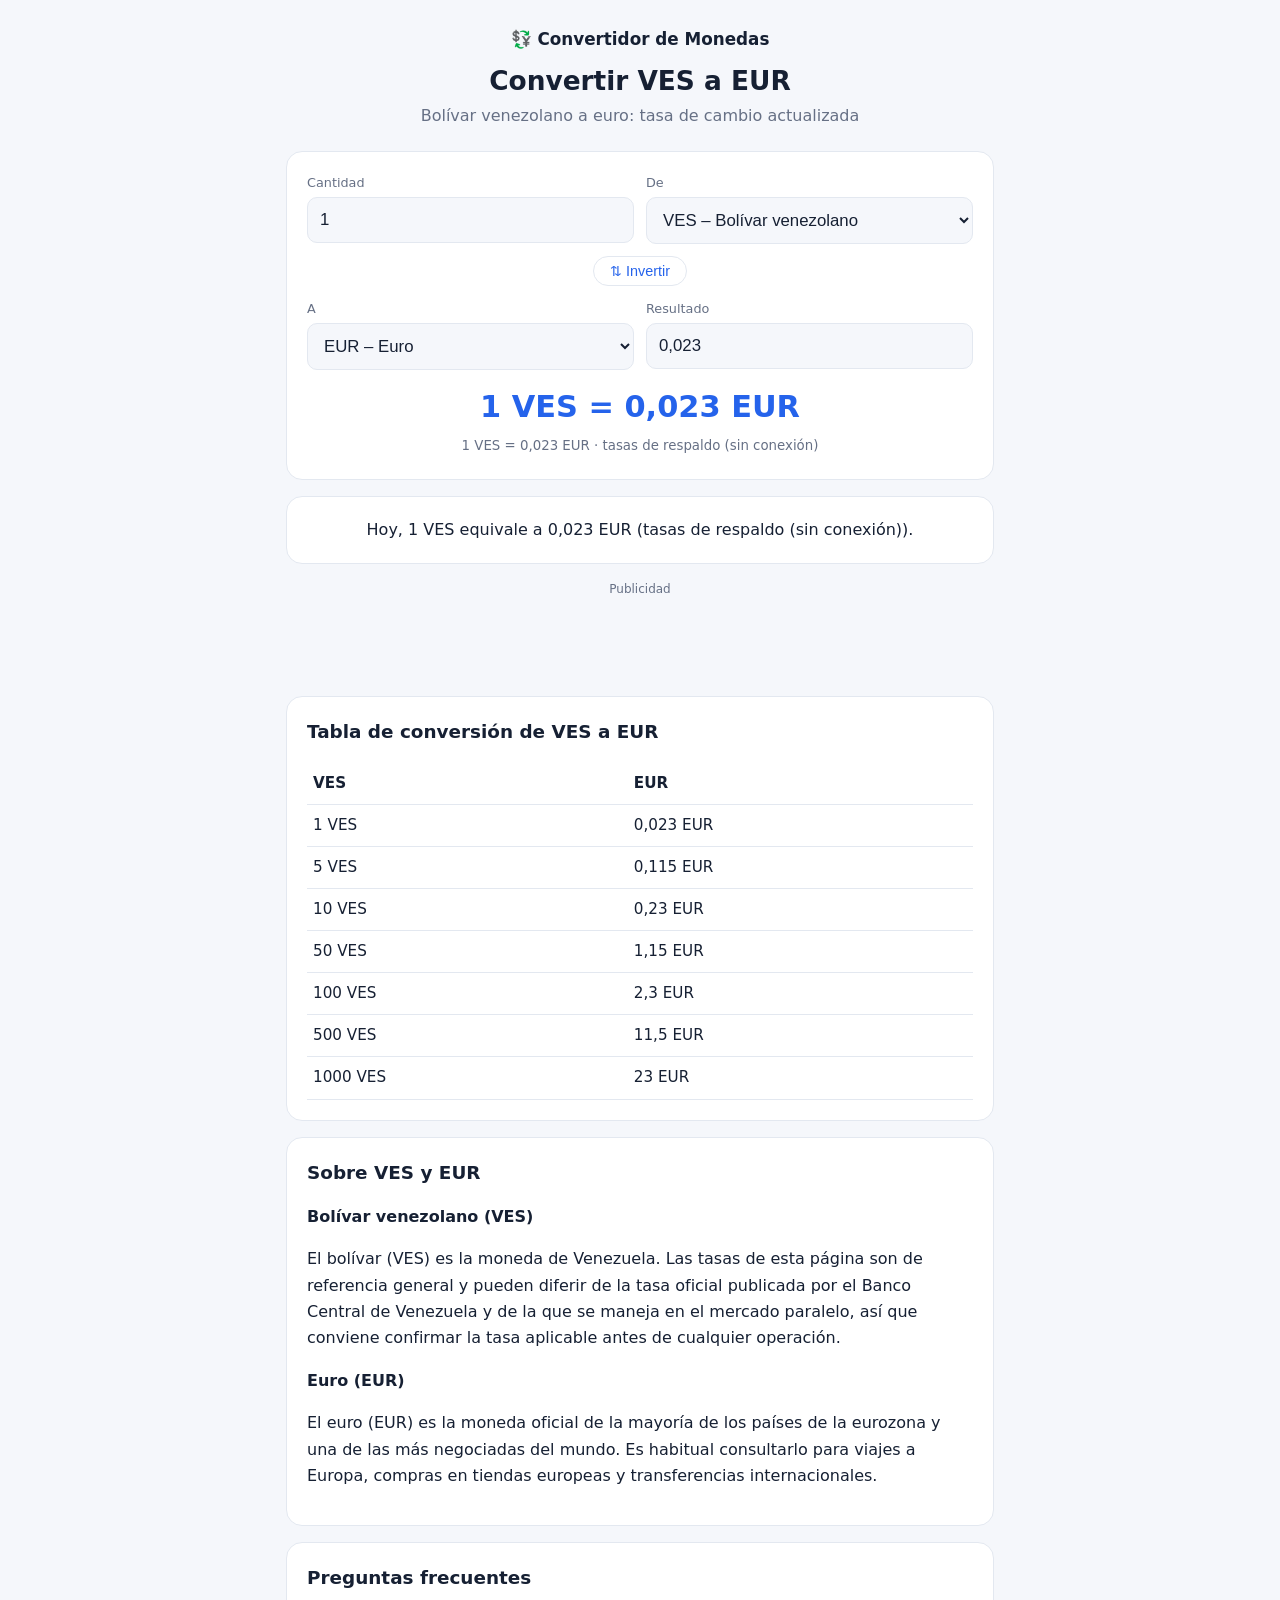
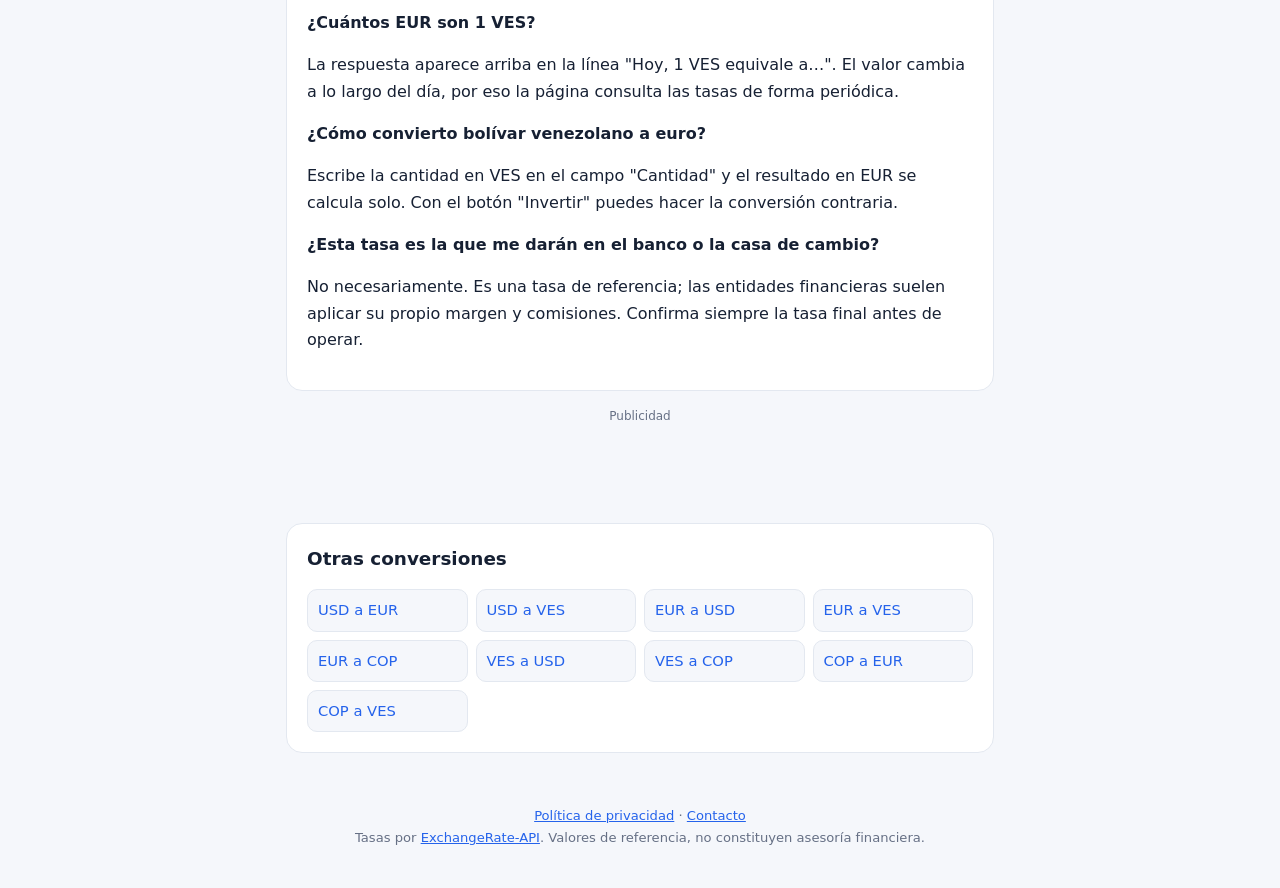
<file: ves-a-eur/index.html>
<!DOCTYPE html>
<html lang="es">
<head>
<meta charset="utf-8">
<meta name="viewport" content="width=device-width, initial-scale=1">
<title>VES a EUR hoy: convertir bolívar venezolano a euro</title>
<meta name="description" content="Convierte VES a EUR con la tasa de cambio actualizada. Calculadora gratis de bolívar venezolano a euro, tabla de conversión y preguntas frecuentes.">
<link rel="canonical" href="https://henryresplandor08-cyber.github.io/calculadora-divisas/ves-a-eur/">
<link rel="stylesheet" href="../style.css">

<!-- ADSENSE: descomenta y reemplaza ca-pub-XXXXXXXXXXXXXXXX por tu ID cuando te aprueben
<script async src="https://pagead2.googlesyndication.com/pagead/js/adsbygoogle.js?client=ca-pub-XXXXXXXXXXXXXXXX" crossorigin="anonymous"></script>
-->
</head>
<body>
<header>
  <a class="logo" href="../">💱 Convertidor de Monedas</a>
  <h1>Convertir VES a EUR</h1>
  <p>Bolívar venezolano a euro: tasa de cambio actualizada</p>
</header>
<main>
  <div class="card">
    <div class="row">
      <div><label for="amt">Cantidad</label><input id="amt" type="number" inputmode="decimal" value="1" min="0" step="any"></div>
      <div><label for="from">De</label><select id="from"></select></div>
    </div>
    <button class="swap" id="swap" type="button">⇅ Invertir</button>
    <div class="row">
      <div><label for="to">A</label><select id="to"></select></div>
      <div><label>Resultado</label><input id="out" readonly></div>
    </div>
    <div class="result">
      <div class="big" id="big">—</div>
      <small id="meta">Cargando tasas…</small>
    </div>
  </div>
  <div class="card"><p id="hoy" style="margin:0;text-align:center">Cargando tasa…</p></div>
  <div class="ad">
    <!-- Pega aquí tu bloque de AdSense cuando te aprueben:
    <ins class="adsbygoogle" style="display:block" data-ad-client="ca-pub-XXXXXXXXXXXXXXXX" data-ad-slot="XXXXXXXXXX" data-ad-format="auto" data-full-width-responsive="true"></ins>
    <script>(adsbygoogle=window.adsbygoogle||[]).push({});</script> -->
    Publicidad
  </div>
  <div class="card">
    <h2>Tabla de conversión de VES a EUR</h2>
    <table id="quick"></table>
  </div>
  <div class="card">
    <h2>Sobre VES y EUR</h2>
    <h3>Bolívar venezolano (VES)</h3>
    <p>El bolívar (VES) es la moneda de Venezuela. Las tasas de esta página son de referencia general y pueden diferir de la tasa oficial publicada por el Banco Central de Venezuela y de la que se maneja en el mercado paralelo, así que conviene confirmar la tasa aplicable antes de cualquier operación.</p>
    <h3>Euro (EUR)</h3>
    <p>El euro (EUR) es la moneda oficial de la mayoría de los países de la eurozona y una de las más negociadas del mundo. Es habitual consultarlo para viajes a Europa, compras en tiendas europeas y transferencias internacionales.</p>
  </div>
  <div class="card">
    <h2>Preguntas frecuentes</h2>
    <h3>¿Cuántos EUR son 1 VES?</h3>
    <p>La respuesta aparece arriba en la línea "Hoy, 1 VES equivale a…". El valor cambia a lo largo del día, por eso la página consulta las tasas de forma periódica.</p>
    <h3>¿Cómo convierto bolívar venezolano a euro?</h3>
    <p>Escribe la cantidad en VES en el campo "Cantidad" y el resultado en EUR se calcula solo. Con el botón "Invertir" puedes hacer la conversión contraria.</p>
    <h3>¿Esta tasa es la que me darán en el banco o la casa de cambio?</h3>
    <p>No necesariamente. Es una tasa de referencia; las entidades financieras suelen aplicar su propio margen y comisiones. Confirma siempre la tasa final antes de operar.</p>
  </div>
  <div class="ad">
    <!-- Pega aquí tu bloque de AdSense cuando te aprueben:
    <ins class="adsbygoogle" style="display:block" data-ad-client="ca-pub-XXXXXXXXXXXXXXXX" data-ad-slot="XXXXXXXXXX" data-ad-format="auto" data-full-width-responsive="true"></ins>
    <script>(adsbygoogle=window.adsbygoogle||[]).push({});</script> -->
    Publicidad
  </div>
  <div class="card">
    <h2>Otras conversiones</h2>
    <div class="links"><a href="../usd-a-eur/">USD a EUR</a><a href="../usd-a-ves/">USD a VES</a><a href="../eur-a-usd/">EUR a USD</a><a href="../eur-a-ves/">EUR a VES</a><a href="../eur-a-cop/">EUR a COP</a><a href="../ves-a-usd/">VES a USD</a><a href="../ves-a-cop/">VES a COP</a><a href="../cop-a-eur/">COP a EUR</a><a href="../cop-a-ves/">COP a VES</a></div>
  </div>

</main>
<footer>
  <a href="../privacidad/">Política de privacidad</a> ·
  <a href="mailto:henryresplandor08@gmail.com">Contacto</a><br>
  Tasas por <a href="https://www.exchangerate-api.com" rel="noopener">ExchangeRate-API</a>. Valores de referencia, no constituyen asesoría financiera.
</footer>
<script>window.DEF={from:"VES",to:"EUR"};</script>
<script src="../app.js"></script>
</body>
</html>
</file>
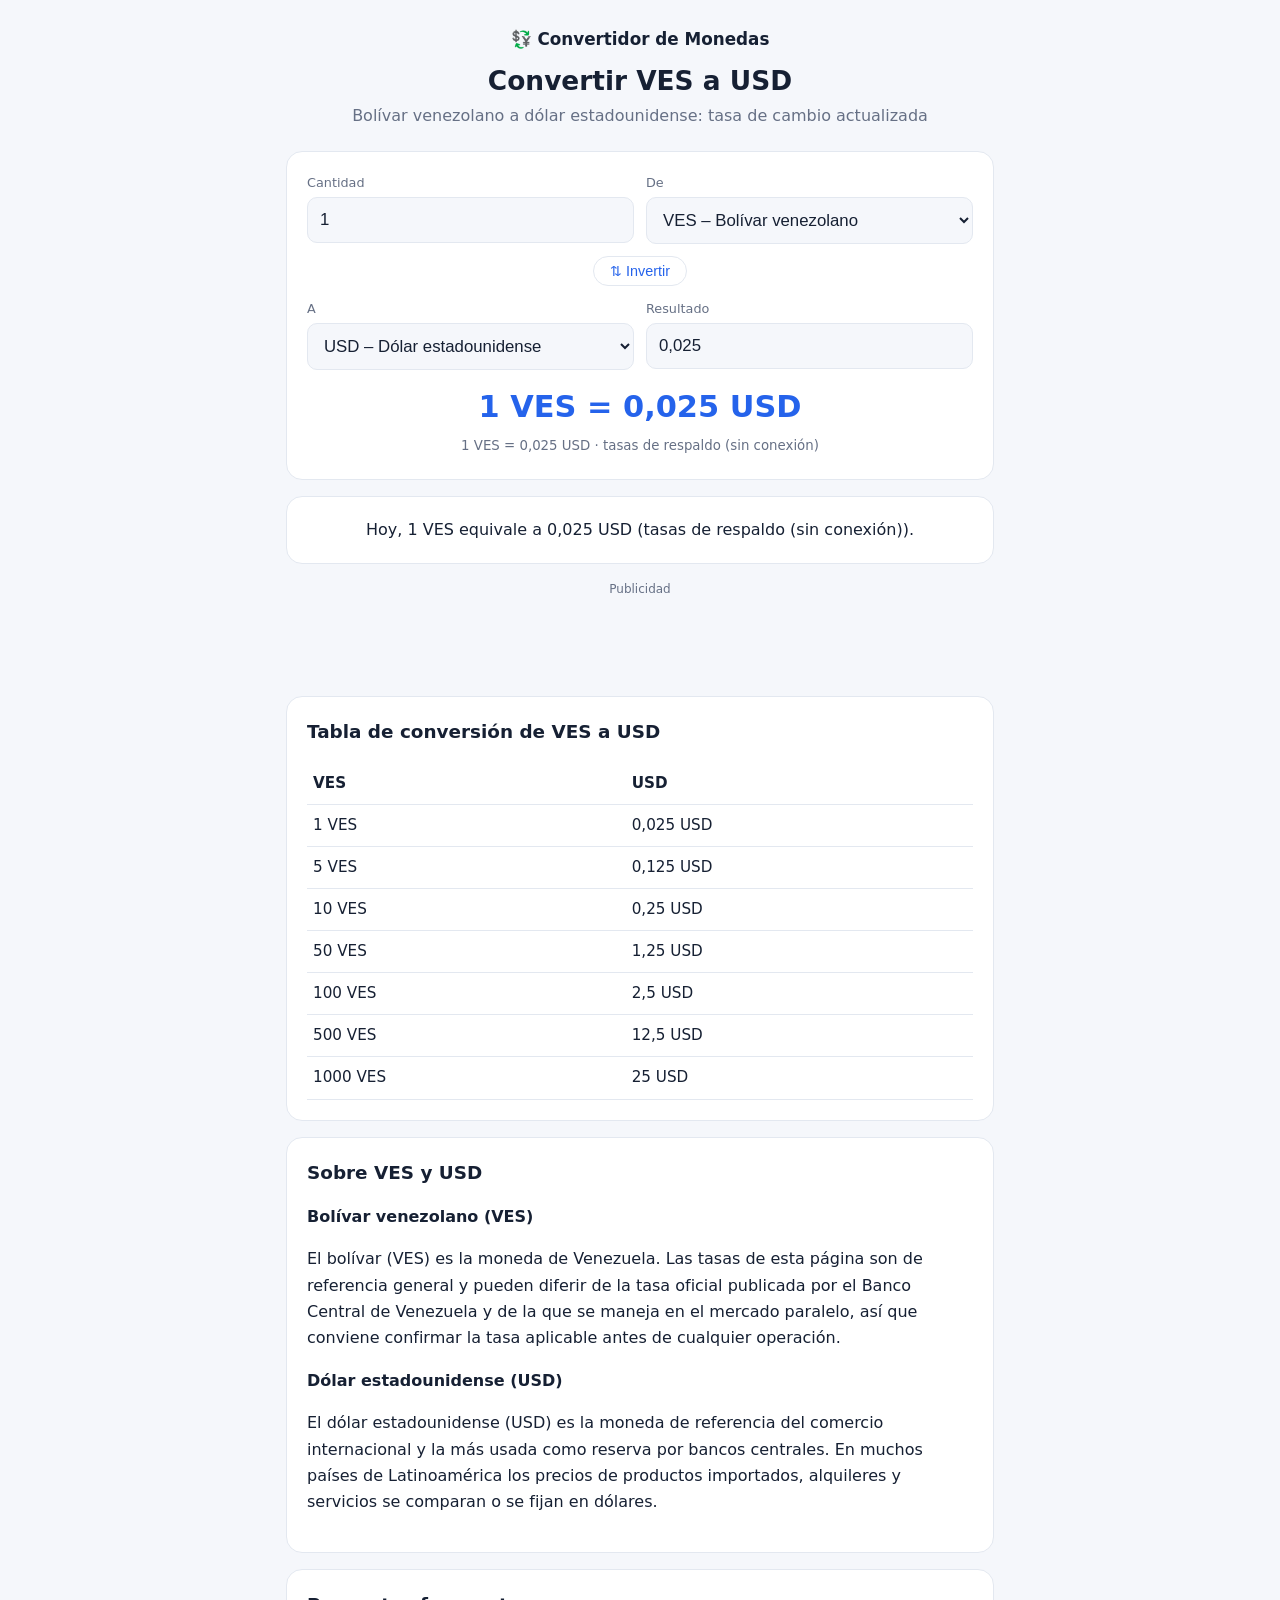
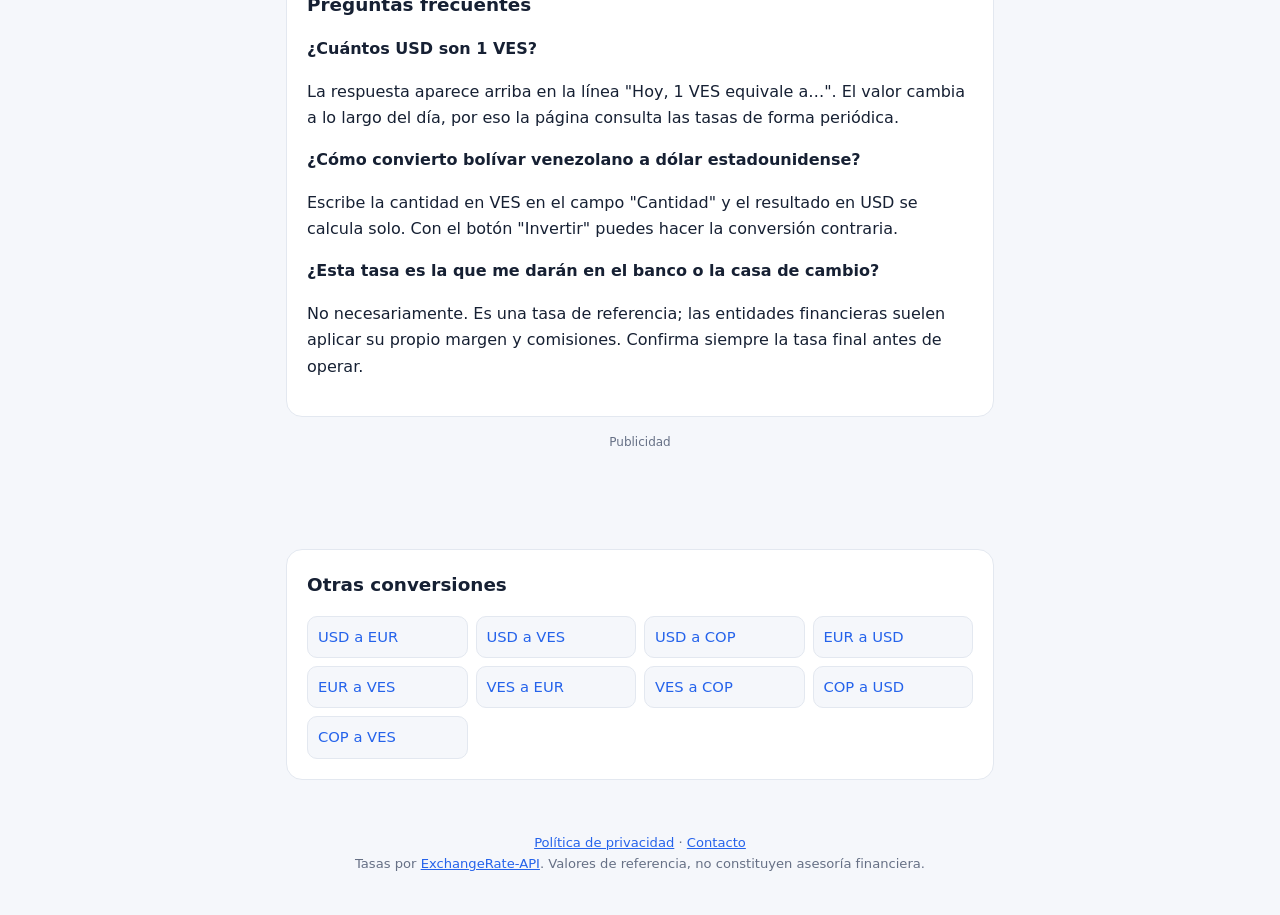
<file: ves-a-usd/index.html>
<!DOCTYPE html>
<html lang="es">
<head>
<meta charset="utf-8">
<meta name="viewport" content="width=device-width, initial-scale=1">
<title>VES a USD hoy: convertir bolívar venezolano a dólar estadounidense</title>
<meta name="description" content="Convierte VES a USD con la tasa de cambio actualizada. Calculadora gratis de bolívar venezolano a dólar estadounidense, tabla de conversión y preguntas frecuentes.">
<link rel="canonical" href="https://henryresplandor08-cyber.github.io/calculadora-divisas/ves-a-usd/">
<link rel="stylesheet" href="../style.css">

<!-- ADSENSE: descomenta y reemplaza ca-pub-XXXXXXXXXXXXXXXX por tu ID cuando te aprueben
<script async src="https://pagead2.googlesyndication.com/pagead/js/adsbygoogle.js?client=ca-pub-XXXXXXXXXXXXXXXX" crossorigin="anonymous"></script>
-->
</head>
<body>
<header>
  <a class="logo" href="../">💱 Convertidor de Monedas</a>
  <h1>Convertir VES a USD</h1>
  <p>Bolívar venezolano a dólar estadounidense: tasa de cambio actualizada</p>
</header>
<main>
  <div class="card">
    <div class="row">
      <div><label for="amt">Cantidad</label><input id="amt" type="number" inputmode="decimal" value="1" min="0" step="any"></div>
      <div><label for="from">De</label><select id="from"></select></div>
    </div>
    <button class="swap" id="swap" type="button">⇅ Invertir</button>
    <div class="row">
      <div><label for="to">A</label><select id="to"></select></div>
      <div><label>Resultado</label><input id="out" readonly></div>
    </div>
    <div class="result">
      <div class="big" id="big">—</div>
      <small id="meta">Cargando tasas…</small>
    </div>
  </div>
  <div class="card"><p id="hoy" style="margin:0;text-align:center">Cargando tasa…</p></div>
  <div class="ad">
    <!-- Pega aquí tu bloque de AdSense cuando te aprueben:
    <ins class="adsbygoogle" style="display:block" data-ad-client="ca-pub-XXXXXXXXXXXXXXXX" data-ad-slot="XXXXXXXXXX" data-ad-format="auto" data-full-width-responsive="true"></ins>
    <script>(adsbygoogle=window.adsbygoogle||[]).push({});</script> -->
    Publicidad
  </div>
  <div class="card">
    <h2>Tabla de conversión de VES a USD</h2>
    <table id="quick"></table>
  </div>
  <div class="card">
    <h2>Sobre VES y USD</h2>
    <h3>Bolívar venezolano (VES)</h3>
    <p>El bolívar (VES) es la moneda de Venezuela. Las tasas de esta página son de referencia general y pueden diferir de la tasa oficial publicada por el Banco Central de Venezuela y de la que se maneja en el mercado paralelo, así que conviene confirmar la tasa aplicable antes de cualquier operación.</p>
    <h3>Dólar estadounidense (USD)</h3>
    <p>El dólar estadounidense (USD) es la moneda de referencia del comercio internacional y la más usada como reserva por bancos centrales. En muchos países de Latinoamérica los precios de productos importados, alquileres y servicios se comparan o se fijan en dólares.</p>
  </div>
  <div class="card">
    <h2>Preguntas frecuentes</h2>
    <h3>¿Cuántos USD son 1 VES?</h3>
    <p>La respuesta aparece arriba en la línea "Hoy, 1 VES equivale a…". El valor cambia a lo largo del día, por eso la página consulta las tasas de forma periódica.</p>
    <h3>¿Cómo convierto bolívar venezolano a dólar estadounidense?</h3>
    <p>Escribe la cantidad en VES en el campo "Cantidad" y el resultado en USD se calcula solo. Con el botón "Invertir" puedes hacer la conversión contraria.</p>
    <h3>¿Esta tasa es la que me darán en el banco o la casa de cambio?</h3>
    <p>No necesariamente. Es una tasa de referencia; las entidades financieras suelen aplicar su propio margen y comisiones. Confirma siempre la tasa final antes de operar.</p>
  </div>
  <div class="ad">
    <!-- Pega aquí tu bloque de AdSense cuando te aprueben:
    <ins class="adsbygoogle" style="display:block" data-ad-client="ca-pub-XXXXXXXXXXXXXXXX" data-ad-slot="XXXXXXXXXX" data-ad-format="auto" data-full-width-responsive="true"></ins>
    <script>(adsbygoogle=window.adsbygoogle||[]).push({});</script> -->
    Publicidad
  </div>
  <div class="card">
    <h2>Otras conversiones</h2>
    <div class="links"><a href="../usd-a-eur/">USD a EUR</a><a href="../usd-a-ves/">USD a VES</a><a href="../usd-a-cop/">USD a COP</a><a href="../eur-a-usd/">EUR a USD</a><a href="../eur-a-ves/">EUR a VES</a><a href="../ves-a-eur/">VES a EUR</a><a href="../ves-a-cop/">VES a COP</a><a href="../cop-a-usd/">COP a USD</a><a href="../cop-a-ves/">COP a VES</a></div>
  </div>

</main>
<footer>
  <a href="../privacidad/">Política de privacidad</a> ·
  <a href="mailto:henryresplandor08@gmail.com">Contacto</a><br>
  Tasas por <a href="https://www.exchangerate-api.com" rel="noopener">ExchangeRate-API</a>. Valores de referencia, no constituyen asesoría financiera.
</footer>
<script>window.DEF={from:"VES",to:"USD"};</script>
<script src="../app.js"></script>
</body>
</html>
</file>
<file: style.css>
:root{--bg:#f5f7fb;--card:#fff;--tx:#162033;--mut:#667085;--ac:#2563eb;--bd:#e3e8f0}
@media (prefers-color-scheme:dark){:root{--bg:#0e1420;--card:#172033;--tx:#e8edf6;--mut:#93a0b8;--ac:#5b8cff;--bd:#27324a}}
*{box-sizing:border-box}
body{margin:0;font-family:system-ui,-apple-system,Segoe UI,Roboto,sans-serif;background:var(--bg);color:var(--tx);line-height:1.65}
header{text-align:center;padding:26px 16px 6px}
header a.logo{color:var(--tx);text-decoration:none;font-weight:700;font-size:1.05rem}
h1{margin:10px 0 0;font-size:1.65rem;line-height:1.25}
header p{color:var(--mut);margin:6px 0 0}
main{max-width:740px;margin:0 auto;padding:16px}
.card{background:var(--card);border:1px solid var(--bd);border-radius:16px;padding:20px;margin-bottom:16px}
.row{display:grid;grid-template-columns:1fr 1fr;gap:12px}
@media(max-width:520px){.row{grid-template-columns:1fr}}
label{font-size:.8rem;color:var(--mut);display:block;margin-bottom:4px}
input,select{width:100%;padding:12px;font-size:1.05rem;border-radius:10px;border:1px solid var(--bd);background:var(--bg);color:var(--tx)}
.swap{display:block;margin:12px auto;background:none;border:1px solid var(--bd);color:var(--ac);border-radius:999px;padding:6px 16px;cursor:pointer;font-size:.9rem}
.result{text-align:center;margin-top:12px}
.result .big{font-size:1.9rem;font-weight:700;color:var(--ac);word-break:break-word}
.result small{color:var(--mut)}
.ad{min-height:100px;text-align:center;color:var(--mut);font-size:.75rem;margin:16px 0}
table{width:100%;border-collapse:collapse;font-size:.95rem}
td,th{padding:8px 6px;border-bottom:1px solid var(--bd);text-align:left}
h2{font-size:1.15rem;margin-top:0}
h3{font-size:1rem;margin-bottom:4px}
a{color:var(--ac)}
.links{display:grid;grid-template-columns:repeat(auto-fill,minmax(150px,1fr));gap:8px}
.links a{border:1px solid var(--bd);border-radius:10px;padding:8px 10px;text-decoration:none;font-size:.92rem;background:var(--bg)}
footer{text-align:center;color:var(--mut);font-size:.82rem;padding:20px 16px 40px}
</file>
